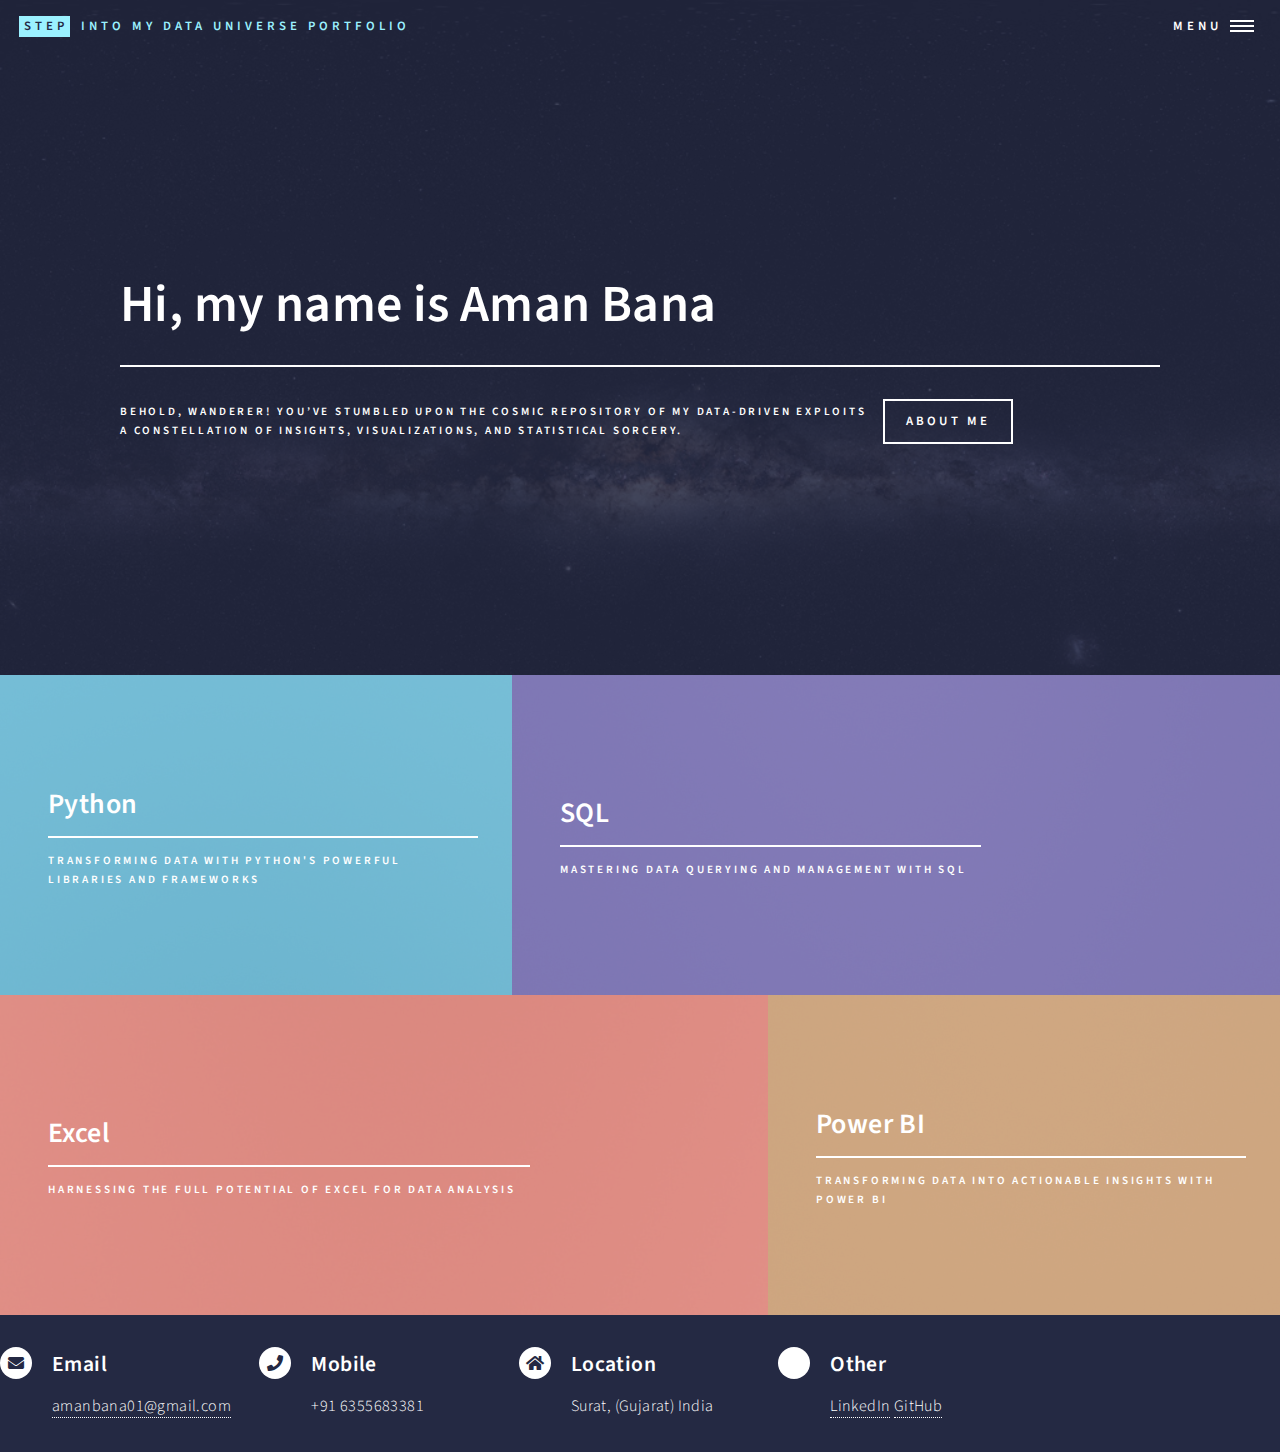
<file: index.html>
<html>
	<head>
	<title>Step into my Data Universe Portfolio</title>
	<meta charset="utf-8">
	<meta name="viewport" content="width=device-width, initial-scale=1, user-scalable=no">
	<link rel="stylesheet" href="assets/css/main.css">
	<noscript><link rel="stylesheet" href="assets/css/noscript.css" /></noscript>
</head>
<body class="is-preload">

	<!-- Wrapper -->
		<div id="wrapper">

			<!-- Header -->
				<header id="header" class="alt">
					<a href="index.html" class="logo"><strong>Step</strong> <span>into my Data Universe Portfolio</span></a>
					<nav>
						<a href="#menu">Menu</a>
					</nav>
				</header>

			<!-- Menu -->
				

			<!-- Banner -->
				<section id="banner" class="major">
					<div class="inner">
						<header class="major">
							<h1>Hi, my name is Aman Bana</h1>
						</header>
						<div class="content">
							<p>Behold, wanderer! You’ve stumbled upon the cosmic repository of my data-driven exploits<br>a constellation of insights, visualizations, and statistical sorcery.</p>
							<ul class="actions">
								<li><a href="about.html" class="button">About Me</a></li>
							</ul>
						</div>
					</div>
				</section>

			<!-- Main -->
				<div id="main">

					<!-- One -->
						<section id="one" class="tiles">
							<article style="background-image: url(&quot;images/pic01.jpg&quot;);">
								<span class="image" style="display: none;">
									<img src="images/pic01.jpg" alt="">
								</span>
								<header class="major">
									<h3><a href="python.html" class="link">Python</a></h3>
									<p>Transforming data with Python's powerful libraries and frameworks</p>
								</header>
							<a href="python.html" class="link primary"></a></article>
							<article style="background-image: url(&quot;images/pic02.jpg&quot;);">
								<span class="image" style="display: none;">
									<img src="images/pic02.jpg" alt="">
								</span>
								<header class="major">
									<h3><a href="sql.html" class="link">SQL</a></h3>
									<p>Mastering data querying and management with SQL</p>
								</header>
							<a href="sql.html" class="link primary"></a></article>
							<article style="background-image: url(&quot;images/pic04.jpg&quot;);">
								<span class="image" style="display: none;">
									<img src="images/pic04.jpg" alt="">
								</span>
								<header class="major">
									<h3><a href="excel.html" class="link">Excel</a></h3>
									<p>Harnessing the full potential of Excel for data analysis</p>
								</header>
							<a href="excel.html" class="link primary"></a></article>
							<article style="background-image: url(&quot;images/pic05.jpg&quot;);">
								<span class="image" style="display: none;">
									<img src="images/pic05.jpg" alt="">
								</span>
								<header class="major">
									<h3><a href="powerbi.html" class="link">Power BI</a></h3>
									<p>Transforming data into actionable insights with Power BI</p>
								</header>
							<a href="powerbi.html" class="link primary"></a></article>
						</section>

					<!-- Two -->
						<!--<section id="two">
							<div class="inner">
								<header class="major">
									<h2>Massa libero</h2>
								</header>
								<p>Nullam et orci eu lorem consequat tincidunt vivamus et sagittis libero. Mauris aliquet magna magna sed nunc rhoncus pharetra. Pellentesque condimentum sem. In efficitur ligula tate urna. Maecenas laoreet massa vel lacinia pellentesque lorem ipsum dolor. Nullam et orci eu lorem consequat tincidunt. Vivamus et sagittis libero. Mauris aliquet magna magna sed nunc rhoncus amet pharetra et feugiat tempus.</p>
								<ul class="actions">
									<li><a href="landing.html" class="button next">Get Started</a></li>
								</ul>
							</div>
						</section>-->

				</div>

			<!-- Contact -->
				<!--<section id="contact">
					<div class="inner">
						<section>
							<form method="post" action="form-handler.php">
								<div class="fields">
									<div class="field half">
										<label for="name">Name</label>
										<input type="text" name="name" id="name" />
									</div>
									<div class="field half">
										<label for="email">Email</label>
										<input type="text" name="email" id="email" />
									</div>
									<div class="field">
										<label for="message">Message</label>
										<textarea name="message" id="message" rows="6"></textarea>
									</div>
								</div>
								<ul class="actions">
									<li><input type="submit" value="Send Message" class="primary" /></li>
									<li><input type="reset" value="Clear" /></li>
								</ul>
							</form>
						</section>-->
						
					</div>
				
				<p></p>
				<footer id="footer">
				<section class="split">
					<section style="display: inline-block; width: 20%;">
						<div class="contact-method">
							<span class="icon solid alt fa-envelope"></span>
							<h3>Email</h3>
							<a href="mailto:parristianna@yahoo.com">amanbana01@gmail.com</a>
						</div>
					</section>
					<section style="display: inline-block; width: 20%;">
						<div class="contact-method">
							<span class="icon solid alt fa-phone"></span>
							<h3>Mobile</h3>
							<span>+91 6355683381</span>
						</div>
					</section>
					<section style="display: inline-block; width: 20%;">
						<div class="contact-method">
							<span class="icon solid alt fa-home"></span>
							<h3>Location</h3>
							<span>Surat, (Gujarat) India<br></span>
						</div>
					</section>
					<section style="display: inline-block; width: 20%;">
						<div class="contact-method">
							<span class="icon solid alt fa-github"></span>
							<h3>Other</h3>
							<span><a href="https://www.linkedin.com/in/aman-bana-204a4a136/">LinkedIn</a> <a href="https://github.com/AmanBana">GitHub</a><br></span>

							</div></section>
							
						
					</section>
				</footer>
					

					
					
				

			<!-- Footer -->
				<!--<footer id="footer">
					<div class="inner">
						<ul class="icons">-->
							<!--<li><a href="#" class="icon brands alt fa-twitter"><span class="label">Twitter</span></a></li>
							<li><a href="#" class="icon brands alt fa-facebook-f"><span class="label">Facebook</span></a></li>
							<li><a href="#" class="icon brands alt fa-instagram"><span class="label">Instagram</span></a></li>-->
							<!--<li><a href="#" class="icon brands alt fa-github"><span class="label">GitHub</span></a></li>
							<li><a href="#" class="icon brands alt fa-linkedin-in"><span class="label">LinkedIn</span></a></li>
						</ul>
						<ul class="copyright">
							<li>&copy; Untitled</li><li>Design: <a href="https://html5up.net">HTML5 UP</a></li>
						</ul>
					</div>
				</footer>-->

		

	<!-- Scripts -->
		<script src="assets/js/jquery.min.js"></script>
		<script src="assets/js/jquery.scrolly.min.js"></script>
		<script src="assets/js/jquery.scrollex.min.js"></script>
		<script src="assets/js/browser.min.js"></script>
		<script src="assets/js/breakpoints.min.js"></script>
		<script src="assets/js/util.js"></script>
		<script src="assets/js/main.js"></script><nav id="menu"><div class="inner">
					<ul class="links">
						<li><a href="index.html">Home</a></li>
						<li><a href="about.html">About</a></li>
						<li><a href="#footer">Contact</a></li>
						 <div class="dropup">
							<button class="dropbtn">Personal Projects</button>
							  <div class="dropup-content">
									<a href="python.html">Python</a>
									<a href="sql.html">SQL</a>
									<a href="excel.html">Excel</a>
									<a href="powerbi.html">Power BI</a>
							</div>
						 </div>	
					</ul>	 						
				</div><a class="close" href="#menu">Close</a></nav>



</body></html>
</file>
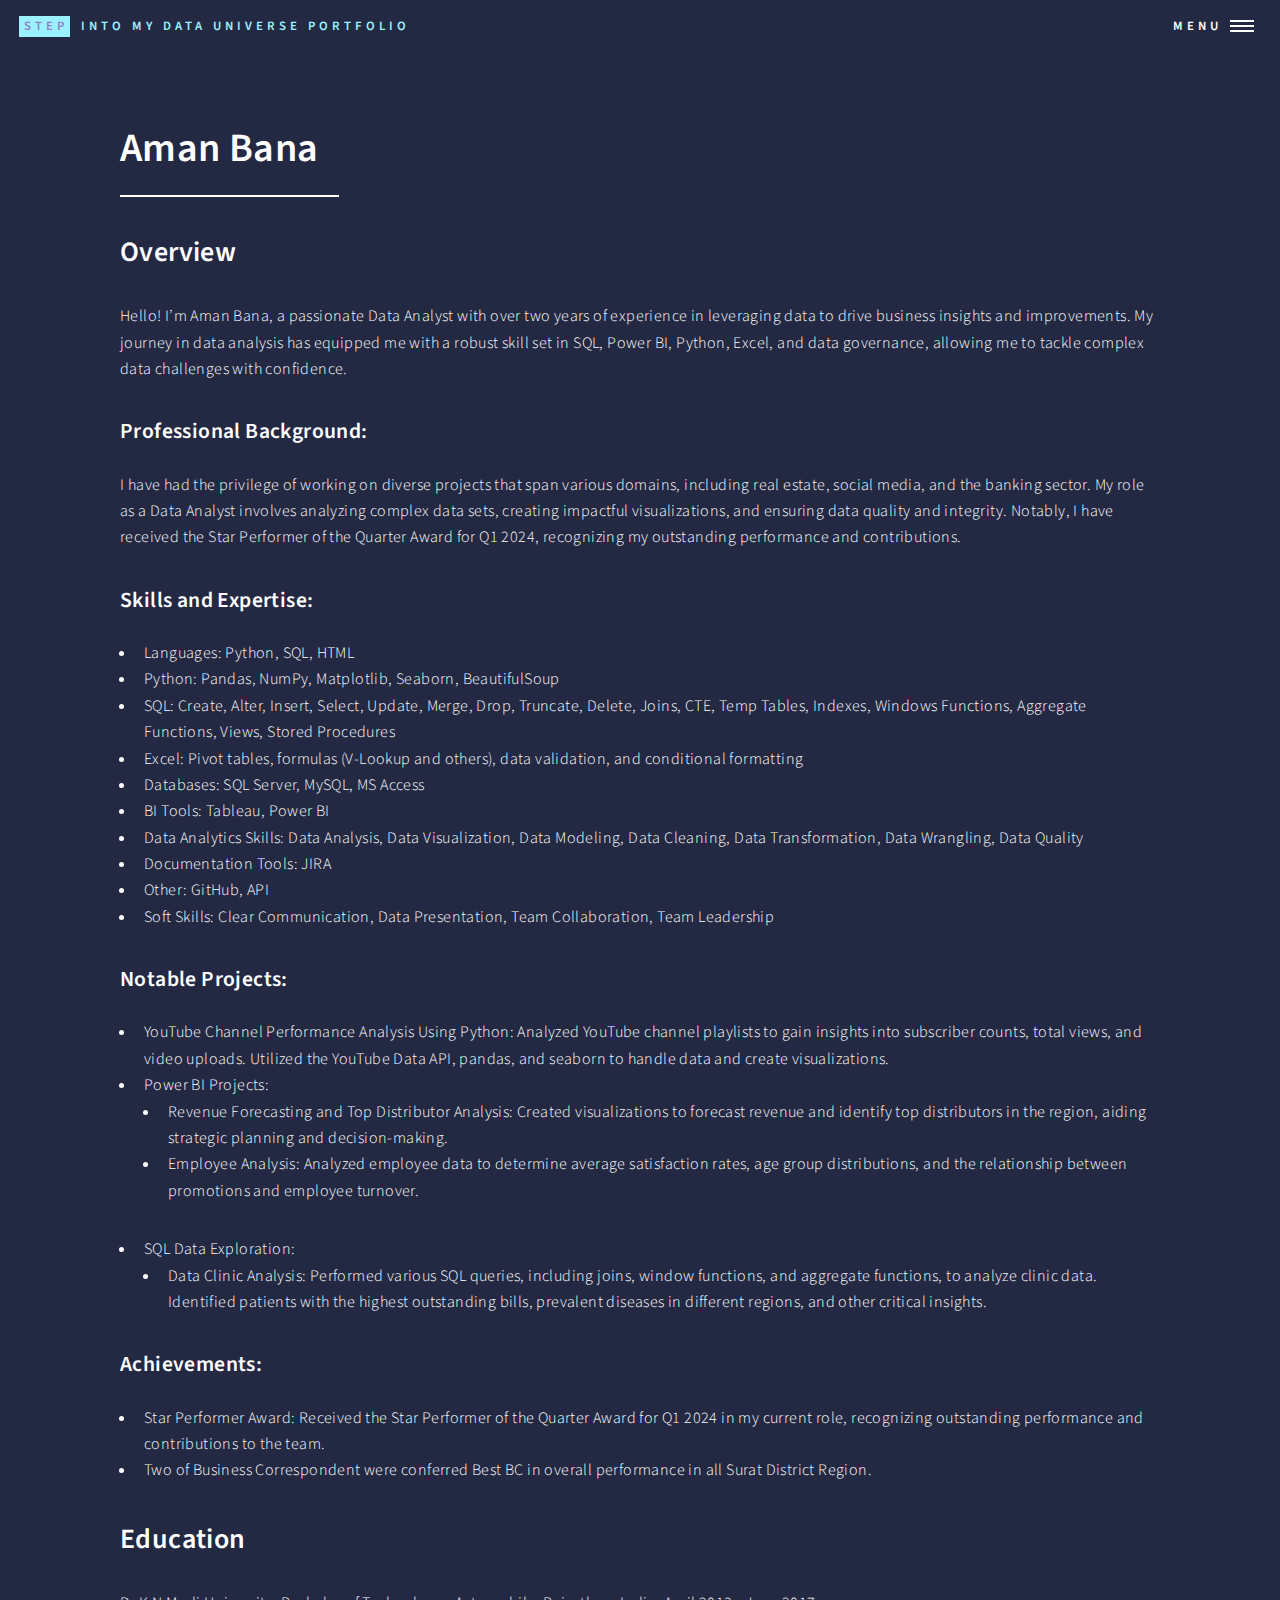
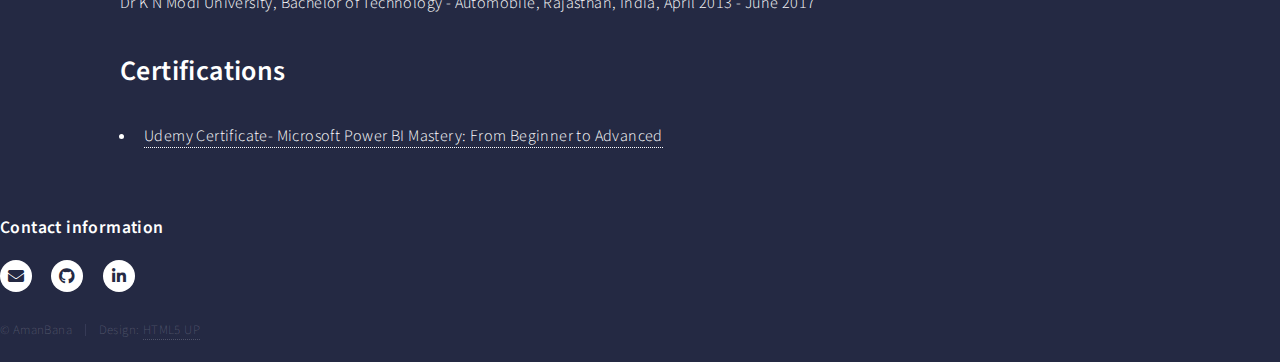
<file: about.html>
<html><head>
		<title>About - Aman Bana</title>
		<meta charset="utf-8">
		<meta name="viewport" content="width=device-width, initial-scale=1, user-scalable=no">
		<link rel="stylesheet" href="assets/css/main.css">
		<noscript><link rel="stylesheet" href="assets/css/noscript.css" /></noscript>
	</head>
	<body class="">

		<!-- Wrapper -->
			<div id="wrapper">

				<!-- Header -->
				<!-- Note: The "styleN" class below should match that of the banner element. -->
					<header id="header" class="alt style2">
						<a href="index.html" class="logo"><strong>Step</strong> <span>into my Data Universe Portfolio</span></a>
						<nav>
							<a href="#menu">Menu</a>
						</nav>
					</header>

				<!-- Menu -->
				


				<!-- Banner -->
				<!-- Note: The "styleN" class below should match that of the header element. -->
					<!--<section id="banner" class="style2">
						<div class="inner">
							<span class="image">
								<img src="images/pic07.jpg" alt="" />
							</span>
							<header class="major">
								<h1>Tianna Parris</h1>
							</header>
							<div class="content">
								<p>.htfh</p>
							</div>
						</div>
					</section>-->

				
					<section id="one">
						<div class="inner">
							<header class="major">
								<h1>Aman Bana</h1>
							</header>
					
							<header>
								<h2>Overview</h2>
								<p>Hello! I’m Aman Bana, a passionate Data Analyst with over two years of experience in leveraging data to drive business insights and improvements. My journey in data analysis has equipped me with a robust skill set in SQL, Power BI, Python, Excel, and data governance, allowing me to tackle complex data challenges with confidence.</p>
								
								<h3><b>Professional Background:</b></h3>
								<p>I have had the privilege of working on diverse projects that span various domains, including real estate, social media, and the banking sector. My role as a Data Analyst involves analyzing complex data sets, creating impactful visualizations, and ensuring data quality and integrity. Notably, I have received the Star Performer of the Quarter Award for Q1 2024, recognizing my outstanding performance and contributions.</p>
								
								<h3><b>Skills and Expertise:</b></h3>
								<ul>
									<li>Languages: Python, SQL, HTML</li>
									<li>Python: Pandas, NumPy, Matplotlib, Seaborn, BeautifulSoup</li>
									<li>SQL: Create, Alter, Insert, Select, Update, Merge, Drop, Truncate, Delete, Joins, CTE, Temp Tables, Indexes, Windows Functions, Aggregate Functions, Views, Stored Procedures</li>
									<li>Excel: Pivot tables, formulas (V-Lookup and others), data validation, and conditional formatting</li>
									<li>Databases: SQL Server, MySQL, MS Access</li>
									<li>BI Tools: Tableau, Power BI</li>
									<li>Data Analytics Skills: Data Analysis, Data Visualization, Data Modeling, Data Cleaning, Data Transformation, Data Wrangling, Data Quality</li>
									<li>Documentation Tools: JIRA</li>
									<li>Other: GitHub, API</li>
									<li>Soft Skills: Clear Communication, Data Presentation, Team Collaboration, Team Leadership</li>
								</ul>
								
								<h3><b>Notable Projects:</b></h3>
								<ul>
									<li>YouTube Channel Performance Analysis Using Python: Analyzed YouTube channel playlists to gain insights into subscriber counts, total views, and video uploads. Utilized the YouTube Data API, pandas, and seaborn to handle data and create visualizations.</li>
									<li>Power BI Projects:
										<ul>
											<li>Revenue Forecasting and Top Distributor Analysis: Created visualizations to forecast revenue and identify top distributors in the region, aiding strategic planning and decision-making.</li>
											<li>Employee Analysis: Analyzed employee data to determine average satisfaction rates, age group distributions, and the relationship between promotions and employee turnover.</li>
										</ul>
									</li>
									<li>SQL Data Exploration:
										<ul>
											<li>Data Clinic Analysis: Performed various SQL queries, including joins, window functions, and aggregate functions, to analyze clinic data. Identified patients with the highest outstanding bills, prevalent diseases in different regions, and other critical insights.</li>
										</ul>
									</li>
								</ul>
								
								<h3><b>Achievements:</b></h3>
								<ul>
									<li>Star Performer Award: Received the Star Performer of the Quarter Award for Q1 2024 in my current role, recognizing outstanding performance and contributions to the team.</li>
									<li>Two of Business Correspondent were conferred Best BC in overall performance in all Surat District Region.</li>
								</ul>
							</header>
					
							<header>
								<h2>Education</h2>
								<p>Dr K N Modi University, Bachelor of Technology - Automobile, Rajasthan, India, April 2013 - June 2017</p>
							</header>
					
							<header>
								<h2>Certifications</h2>
							</header>
							<ul>
								<li><a href="https://www.udemy.com/certificate/UC-883638a0-ff91-49cc-b0a5-e505ec47b0a6/" target="_blank"> Udemy Certificate- Microsoft Power BI Mastery: From Beginner to Advanced</a></li>
							</ul>
						</div>
					</section>
				<!-- One --
				<section id="one">
					<div class="inner">
						<header class="major">
							<h1>Aman Bana</h1>
						</header>

						<header>
							<h2>Overview</h2>
							<p>As a dynamic and skilled Data Analyst with over two years of experience, I have developed a strong foundation in SQL, Power BI, and data governance. My career is characterized by a dedication to extracting actionable insights from complex data sets to drive business improvements.</p>
							
							<h3><b>Key Skills and Proficiencies:</b></h3>
							<ul>
								<li>Data Analysis and Exploration: Expertise in analyzing complex data sets to uncover trends and insights. Proficient in SQL for database querying and management.</li>
								<li>Data Visualization: Skilled in creating impactful visualizations using Power BI and seaborn, facilitating data-driven decision-making.</li>
								<li>Statistical Analysis: Strong background in applying statistical methods to ensure accurate data interpretation.</li>
								<li>Data Governance: Experienced in maintaining data quality and integrity, ensuring reliable and actionable data.</li>
								<li>Banking Domain Knowledge: In-depth understanding of banking operations and data analysis to support financial decision-making.</li>
							</ul>
							
							<h3><b>Professional Experience:</b></h3>
							<ul>
								<li>Property QA Scorecards Analysis: Utilized SQL to analyze Property QA Scorecards, applying statistical analysis to identify trends and enhance property standards, leading to improved tenant satisfaction.</li>
								<li>Power BI Dashboard Development: Developed comprehensive Power BI dashboards to track key metrics, resulting in better decision-making and increased tenant satisfaction and occupancy rates.</li>
								<li>Banking Sector Achievements: Achieved significant milestones in the banking sector through data analysis and strategic insights.</li>
							</ul>
							
							<h3><b>Notable Projects:</b></h3>
							<ul>
								<li>YouTube Channel Performance Analysis Using Python: Analyzed YouTube channel playlists to gain insights into subscriber counts, total views, and video uploads. Utilized the YouTube Data API, pandas, and seaborn to handle data and create visualizations. Addressed API limitations and ensured accurate data handling.</li>
							</ul>
							
							<h3><b>Power BI Projects:</b></h3>
							<ul>
								<li>Revenue Forecasting and Top Distributor Analysis: Created visualizations to forecast revenue and identify top distributors in the region, aiding strategic planning and decision-making.</li>
								<li>Employee Analysis: Analyzed employee data to determine average satisfaction rates, age group distributions, and the relationship between promotions and employee turnover. These insights helped in improving HR policies and employee retention strategies.</li>
							</ul>
							
							<h3><b>SQL Data Exploration:</b></h3>
							<ul>
								<li>Data Clinic Analysis: Performed various SQL queries, including joins, window functions, and aggregate functions, to analyze clinic data. Identified patients with the highest outstanding bills, prevalent diseases in different regions, and other critical insights.</li>
							</ul>
							
							<h3><b>Achievements:</b></h3>
							<ul>
								<li>Star Performer Award: Received the Star Performer of the Quarter Award for Q1 2024 in my current role, recognizing outstanding performance and contributions to the team.</li>
								<li>Two of Business Correspondent were conferred Best BC in overall performance in all Surat District Region.</li>
							</ul>
						</header>

						<header>
							<h2>Skills</h2>
						</header>
								<ul>
									<li><b>Languages:</b> Python, SQL, HTML</li>
										<ul>
											<li>Python: Pandas, NumPy, Matplotlib, Seaborn, BeautifulSoup. </li>
											
											<li>SQL: Create, Alter, Insert, Select, Update, Merge, Drop, Truncate, Delete, Joins, CTE, Temp Tables, Indexes, Windows Functions, Aggregate Functions, Views, Stored Procedures.</li>

										</ul>
									
									<li><b>Excel: </b>Pivot tables, formulas (V-Lookup and others), data validation, and conditional formatting.</li>
									<li><b>Databases:</b> SQL Server, MySQL, MS Access </li>
									<li><b>BI Tools: </b>Tableau, Power BI </li>
									<li><b>Data Skills:</b> Data Analysis, Data Cleaning, Data Modelling, Data Wrangling, Data Visulization</li>
									<li><b>Soft Skills:</b> Clear Communication, Team Collaboration, Team Leadership, Data Stroytelling, Data Presentation. </li>
									<li><b>Documentation Tools: </b>JIRA </li>
									<li><b>Other: </b>GitHub, API  </li>
								</ul>

							<p></p>
						
						 
							--
						<header>
							<h2>Education</h2>
							<p>Dr K N Modi University, Bachelor of Techonology-Automobile, Rajasthan India, April 2013 - June 2017</p>
						</header>

						<header>
							<h2>Certifications</h2>
						</header>
						<ul>
						<li><a href="https://www.udemy.com/certificate/UC-883638a0-ff91-49cc-b0a5-e505ec47b0a6/" target="_blank"> Udemy Certificate- Microsoft Power BI Mastery: From Beginner to Advanced</a></li>
						<!--<li> THIS SECTION HAS BEEN COMMENTED OUT IN CASE YOU EARNED CERTIFICATE UPDATE IT.
							<li><a href="https://www.coursera.org/account/accomplishments/specialization/SMFX4PNXBAAQ" target="_blank">Python for Data Science</a></li>
						<li><a href="https://www.coursera.org/account/accomplishments/verify/62LME4DV8CUV" target="_blank">Tableau</a></li>
						<li><a href="https://www.coursera.org/account/accomplishments/verify/73NB54D43HRJ" target="_blank">Project Management</a></li>
						<!--<li> <a href = "" target="_blank"> </a></li>-->
						</ul>
						<!-- Content -->
								
					</div>





				</section></div>

				
				<section class="split">
					<section>
						<h4>Contact information</h4>															
					</section>
				</section>
			
		

	<!-- Footer -->
		<footer id="footer">
			<div class="inner">
				<ul class="icons">
					<li><a href="mailto:amanbana01@gmail.com" target="_blank" class="icon solid alt fa-envelope"><span class="label">Twitter</span></a></li>
					<li><a href="https://github.com/AmanBana" target="_blank" class="icon brands alt fa-github"><span class="label">GitHub</span></a></li>
					<li><a href="https://www.linkedin.com/in/aman-bana-204a4a136/" target="_blank" class="icon brands alt fa-linkedin-in"><span class="label">LinkedIn</span></a></li>
				</ul>
				<ul class="copyright">
					<li>© AmanBana</li><li>Design: <a href="https://html5up.net">HTML5 UP</a></li>
				</ul>
			</div>
		</footer>

			

		<!-- Scripts -->
			<script src="assets/js/jquery.min.js"></script>
			<script src="assets/js/jquery.scrolly.min.js"></script>
			<script src="assets/js/jquery.scrollex.min.js"></script>
			<script src="assets/js/browser.min.js"></script>
			<script src="assets/js/breakpoints.min.js"></script>
			<script src="assets/js/util.js"></script>
			<script src="assets/js/main.js"></script><nav id="menu"><div class="inner">
					<ul class="links">
						<li><a href="index.html">Home</a></li>
						<li><a href="about.html">About</a></li>
						<li><a href="#footer">Contact</a></li>
						 <div class="dropup">
							<button class="dropbtn">Portfolio Projects</button>
							  <div class="dropup-content">
									<a href="python.html">Python</a>
									<a href="sql.html">SQL</a>
									<a href="excel.html">Excel</a>
									<a href="powerbi.html">Power BI</a>
							</div>
						 </div>							
				</ul></div><a class="close" href="#menu">Close</a></nav>

	

</body></html>
</file>
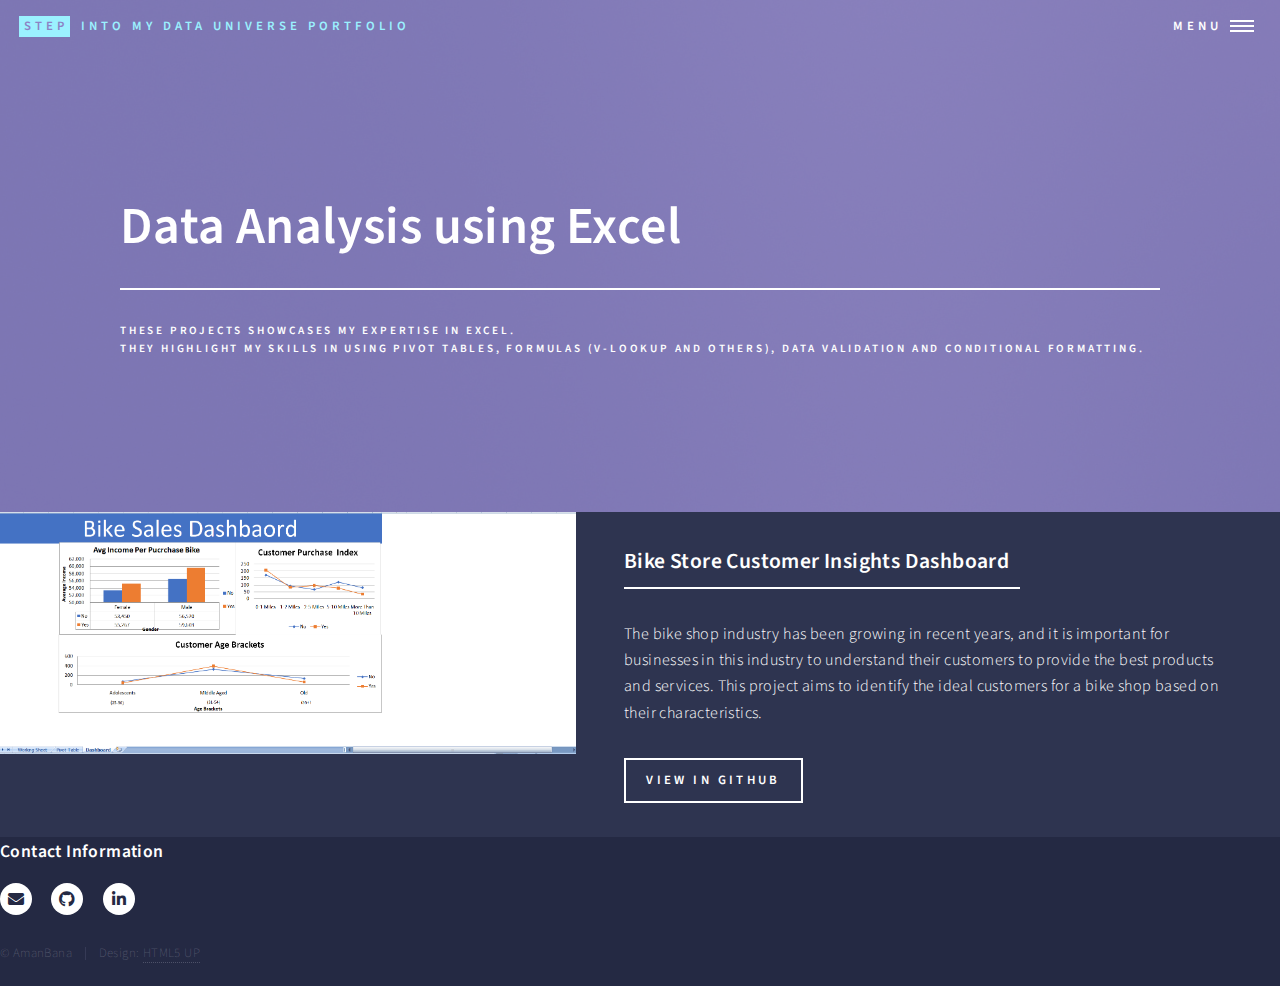
<file: excel.html>
<html><head>
		<title>Excel - Data Analysis</title>
		<meta charset="utf-8">
		<meta name="viewport" content="width=device-width, initial-scale=1, user-scalable=no">
		<link rel="stylesheet" href="assets/css/main.css">
		<noscript><link rel="stylesheet" href="assets/css/noscript.css" /></noscript>
	</head>
	<body class="">

		<!-- Wrapper -->
		<div id="wrapper">

			<!-- Header -->
			<!-- Note: The "styleN" class below should match that of the banner element. -->
				<header id="header" class="alt style2">
					<a href="index.html" class="logo"><strong>Step</strong> <span>into my Data Universe Portfolio</span></a>
					<nav>
						<a href="#menu">Menu</a>
					</nav>
				</header>

				<!-- Menu -->
				

				<!-- Banner -->
				<!-- Note: The "styleN" class below should match that of the header element. -->
					<section id="banner" class="style2" style="background-image: url(&quot;images/pic07.jpg&quot;);">
						<div class="inner">
							<span class="image" style="display: none;">
								<img src="images/pic07.jpg" alt="">
							</span>
							<header class="major">
								<h1>Data Analysis using Excel</h1>
							</header>
							<div class="content">
								<p>
									THESE PROJECTS SHOWCASES MY EXPERTISE IN EXCEl.<br> tHEY HIGHLIGHT MY SKILLS IN using pivot tables, formulas (v-lookup and 
									 others), data validation and conditional formatting.</p>
							</div>
						</div>
					</section>

				<!-- Main -->
					<div id="main">

						<!-- One -->
							<!--<section id="one">
								<div class="inner">
									<header class="major">
										<h2>Sed amet aliquam</h2>
									</header>
									<p>Nullam et orci eu lorem consequat tincidunt vivamus et sagittis magna sed nunc rhoncus condimentum sem. In efficitur ligula tate urna. Maecenas massa vel lacinia pellentesque lorem ipsum dolor. Nullam et orci eu lorem consequat tincidunt. Vivamus et sagittis libero. Nullam et orci eu lorem consequat tincidunt vivamus et sagittis magna sed nunc rhoncus condimentum sem. In efficitur ligula tate urna.</p>
								</div>
							</section> -->

						<!-- Two -->
							<section id="two" class="spotlights">
								<section>
									<a href="https://github.com/AmanBana/Bikes-Sales-Report/blob/main/README.md" class="image">
										<img src="images/Excel_bike_dashboard.png" alt="" data-position="center center">
									</a>
									<div class="content">
										<div class="inner">
											<header class="major">
												<h3>Bike Store Customer Insights Dashboard</h3>
											</header>
											<p>The bike shop industry has been growing in recent years, and it is important for businesses in this industry to understand their customers to provide the best products and services. This project aims to identify the ideal customers for a bike shop based on their characteristics.</p>
											<ul class="actions">
												<li><a href="https://github.com/AmanBana/Bikes-Sales-Report/blob/main/README.md" class="button">View in GitHub</a></li>
											</ul>
										</div>
									</div>
								</section>
								<!--<section>
									<a href="chocolate.html" class="image">
										<img src="images/pic09.jpg" alt="" data-position="top center" />
									</a>
									<div class="content">
										<div class="inner">
											<header class="major">
												<h3>Chocolate Store Sales Analysis</h3>
											</header>
											<p>Nullam et orci eu lorem consequat tincidunt vivamus et sagittis magna sed nunc rhoncus condimentum sem. In efficitur ligula tate urna. Maecenas massa sed magna lacinia magna pellentesque lorem ipsum dolor. Nullam et orci eu lorem consequat tincidunt. Vivamus et sagittis tempus.</p>
											<ul class="actions">
												<li><a href="chocolate.html" class="button">View Project</a></li>
											</ul>
										</div>
									</div>
								</section>-->
								<!--<section>
									<a href="generic.html" class="image">
										<img src="images/pic10.jpg" alt="" data-position="25% 25%" />
									</a>
									<div class="content">
										<div class="inner">
											<header class="major">
												<h3>Sed nunc ligula</h3>
											</header>
											<p>Nullam et orci eu lorem consequat tincidunt vivamus et sagittis magna sed nunc rhoncus condimentum sem. In efficitur ligula tate urna. Maecenas massa sed magna lacinia magna pellentesque lorem ipsum dolor. Nullam et orci eu lorem consequat tincidunt. Vivamus et sagittis tempus.</p>
											<ul class="actions">
												<li><a href="generic.html" class="button">Learn more</a></li>
											</ul>
										</div>
									</div>
								</section>
							</section>-->

						<!-- Three -->
							<!--<section id="three">
								<div class="inner">
									<header class="major">
										<h2>Massa libero</h2>
									</header>
									<p>Nullam et orci eu lorem consequat tincidunt vivamus et sagittis libero. Mauris aliquet magna magna sed nunc rhoncus pharetra. Pellentesque condimentum sem. In efficitur ligula tate urna. Maecenas laoreet massa vel lacinia pellentesque lorem ipsum dolor. Nullam et orci eu lorem consequat tincidunt. Vivamus et sagittis libero. Mauris aliquet magna magna sed nunc rhoncus amet pharetra et feugiat tempus.</p>
									<ul class="actions">
										<li><a href="generic.html" class="button next">Get Started</a></li>
									</ul>
								</div>
							</section>-->

					</section></div>

				</div>

				
				<section class="split">
					<section>
						<h4>Contact Information</h4>															
					</section>
				</section>
			
		

	<!-- Footer -->
	<footer id="footer">
		<div class="inner">
			<ul class="icons">
				<li><a href="mailto:amanbana01@gmail.com" target="_blank" class="icon solid alt fa-envelope"><span class="label">Twitter</span></a></li>
				<li><a href="https://github.com/AmanBana" target="_blank" class="icon brands alt fa-github"><span class="label">GitHub</span></a></li>
				<li><a href="https://www.linkedin.com/in/aman-bana-204a4a136//" target="_blank" class="icon brands alt fa-linkedin-in"><span class="label">LinkedIn</span></a></li>
			</ul>
			<ul class="copyright">
				<li>© AmanBana</li><li>Design: <a href="https://html5up.net">HTML5 UP</a></li>
			</ul>
		</div>
	</footer>

	

<!-- Scripts -->
	<script src="assets/js/jquery.min.js"></script>
	<script src="assets/js/jquery.scrolly.min.js"></script>
	<script src="assets/js/jquery.scrollex.min.js"></script>
	<script src="assets/js/browser.min.js"></script>
	<script src="assets/js/breakpoints.min.js"></script>
	<script src="assets/js/util.js"></script>
	<script src="assets/js/main.js"></script><nav id="menu"><div class="inner">
			<ul class="links">
				<li><a href="index.html">Home</a></li>
				<li><a href="about.html">About</a></li>
				<li><a href="#footer">Contact</a></li>
				 <div class="dropup">
					<button class="dropbtn">Personal Projects</button>
					  <div class="dropup-content">
							<a href="python.html">Python</a>
							<a href="sql.html">SQL</a>
							<a href="excel.html">Excel</a>
							<a href="powerbi.html">Power BI</a>
					</div>
				 </div>							
		</ul></div><a class="close" href="#menu">Close</a></nav>



</body></html>
</file>
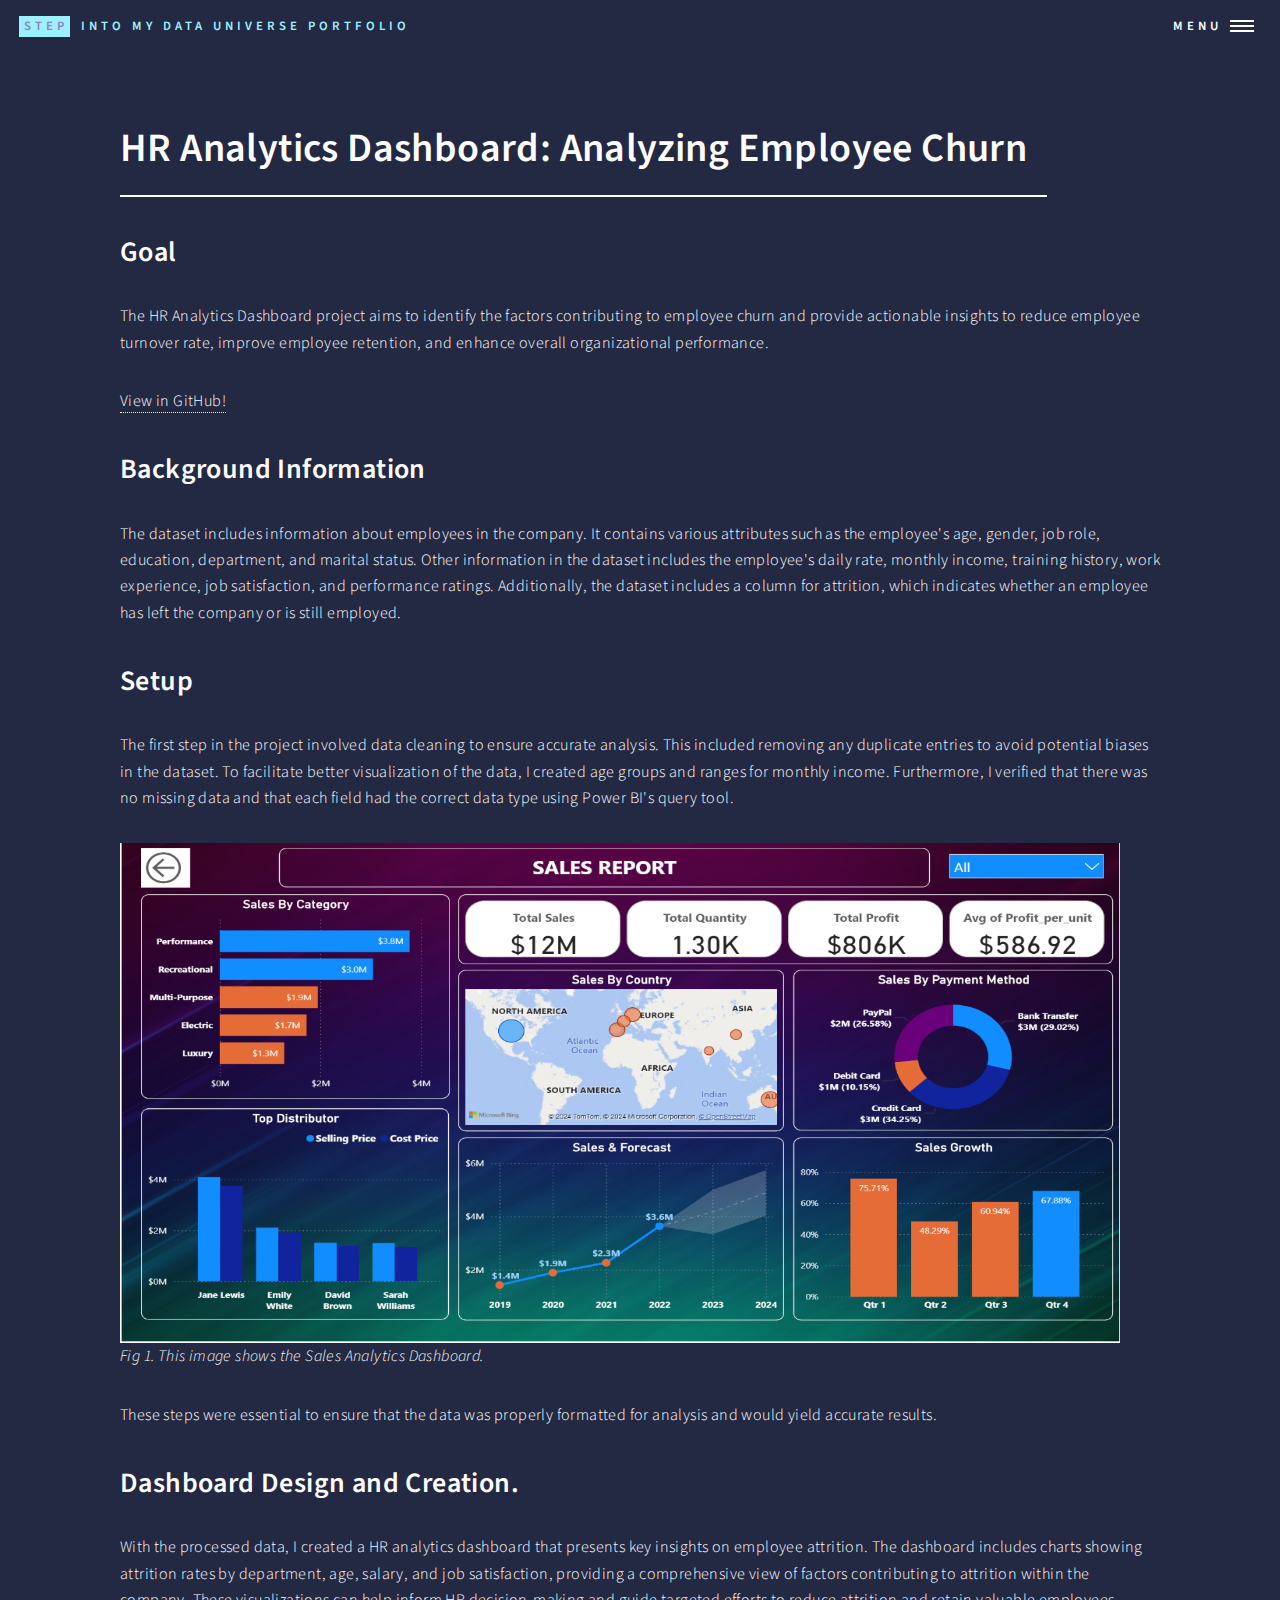
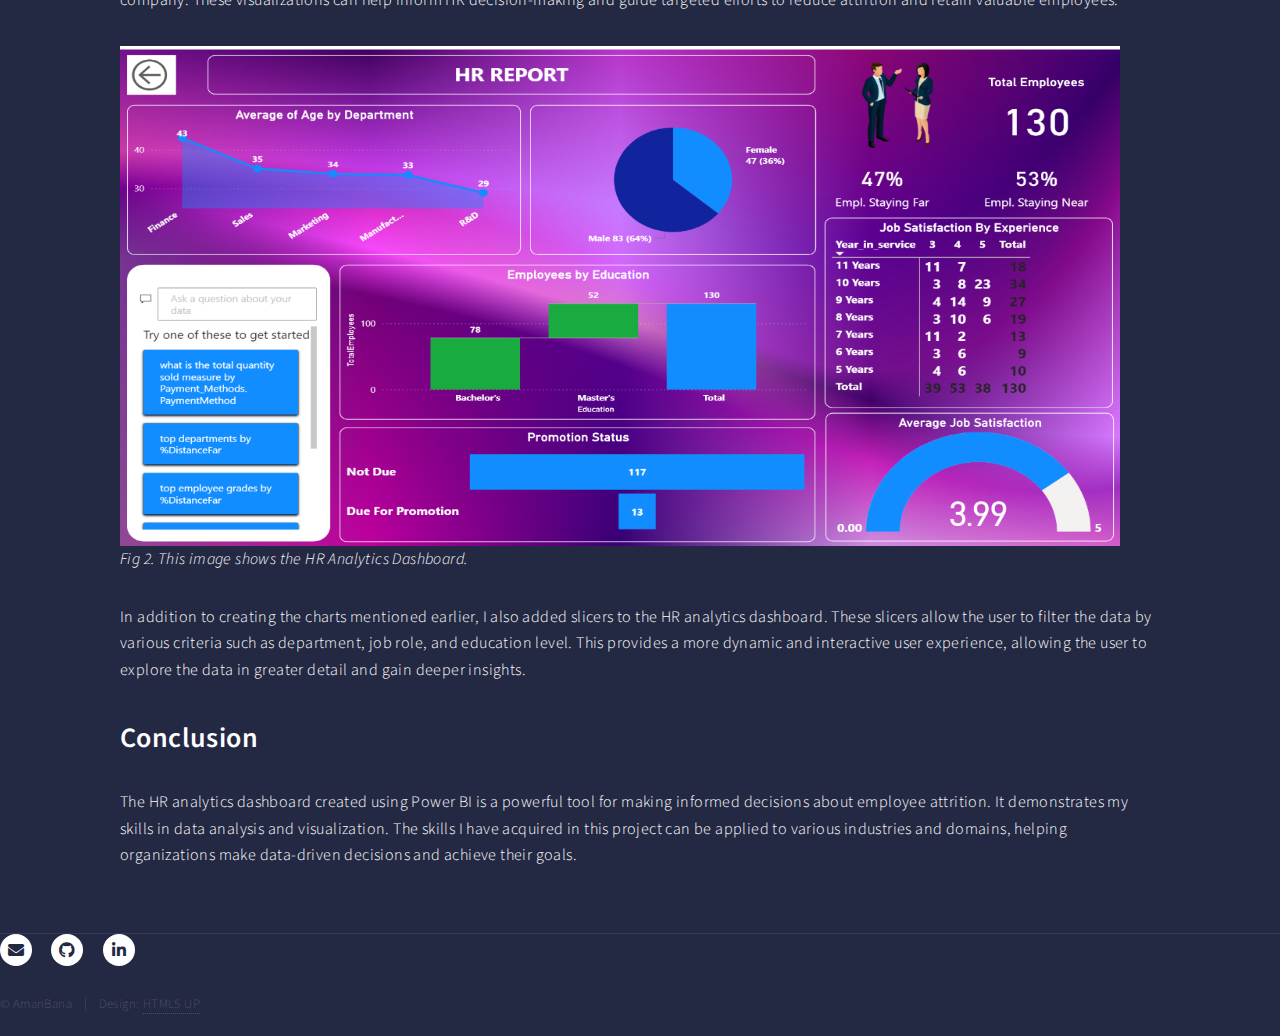
<file: powerbi.html>
<html><head>
		<title>HR Analytics - Power BI Dashboard</title>
		<meta charset="utf-8">
		<meta name="viewport" content="width=device-width, initial-scale=1, user-scalable=no">
		<link rel="stylesheet" href="assets/css/main.css">
		<noscript><link rel="stylesheet" href="assets/css/noscript.css" /></noscript>
	</head>
	<body class="">

		<!-- Wrapper -->
		<div id="wrapper">

			<!-- Header -->
			<!-- Note: The "styleN" class below should match that of the banner element. -->
				<header id="header" class="alt style2">
					<a href="index.html" class="logo"><strong>Step</strong> <span>into my Data Universe Portfolio</span></a>
					<nav>
						<a href="#menu">Menu</a>
					</nav>
				</header>

				<!-- Menu -->
				


				<!-- Main -->
					<div id="main" class="alt">
						

						<!-- One -->
							<section id="one">
								<div class="inner">
									<header class="major">
										<h1>HR Analytics Dashboard: Analyzing Employee Churn</h1>
									</header>
									<!--<span class="image main"><img src="images/pic11.jpg" alt="" /></span> -->
									<h2>Goal</h2>
									<p>The HR Analytics Dashboard project aims to identify the factors contributing to employee churn and provide actionable insights to reduce employee turnover rate, improve employee retention, and enhance overall organizational performance.</p>
									<a href="https://github.com/AmanBana/Comprehensive-Sales-and-HR-Analytics-for-Jet-Ski-World--PowerBI/blob/main/JetSKI-%20PowetBI%20Project.pdf" target="_blank">View in GitHub!</a>
									<p></p>

									<h2>Background Information</h2>
									<p>The dataset includes information about employees in the company. It contains various attributes such as the employee's age, gender, job role, education, department, and marital status. Other information in the dataset includes the employee's daily rate, monthly income, training history, work experience, job satisfaction, and performance ratings. Additionally, the dataset includes a column for attrition, which indicates whether an employee has left the company or is still employed.</p>
									
									<p></p>


									<h2>Setup</h2>
									<p>The first step in the project involved data cleaning to ensure accurate analysis. This included removing any duplicate entries to avoid potential biases in the dataset. To facilitate better visualization of the data, I created age groups and ranges for monthly income. Furthermore, I verified that there was no missing data and that each field had the correct data type using Power BI's query tool.</p>
									<img src="images/sales_dashboard.png" alt="HR Data after transformation" style="width:1000px;height:500px;" data-position="center center">
									<p><i>Fig 1. This image shows the Sales Analytics Dashboard.</i></p>
									<p>These steps were essential to ensure that the data was properly formatted for analysis and would yield accurate results.</p>
									
									<h2>Dashboard Design and Creation.</h2>
									<p>With the processed data, I created a HR analytics dashboard that presents key insights on employee attrition. The dashboard includes charts showing attrition rates by department, age, salary, and job satisfaction, providing a comprehensive view of factors contributing to attrition within the company. These visualizations can help inform HR decision-making and guide targeted efforts to reduce attrition and retain valuable employees.</p>
									
									
									<img src="images/Hr_dashboard.png" alt="HR Analytics Dashboard" style="width:1000px;height:500px;" data-position="center center">
									<p><i>Fig 2. This image shows the HR Analytics Dashboard.</i></p>

									<p>In addition to creating the charts mentioned earlier, I also added slicers to the HR analytics dashboard. These slicers allow the user to filter the data by various criteria such as department, job role, and education level. This provides a more dynamic and interactive user experience, allowing the user to explore the data in greater detail and gain deeper insights.</p>



									<h2>Conclusion</h2>
									<p>The HR analytics dashboard created using Power BI is a powerful tool for making informed decisions about employee attrition. It demonstrates my skills in data analysis and visualization. The skills I have acquired in this project can be applied to various industries and domains, helping organizations make data-driven decisions and achieve their goals.</p>

									
								</div>
							</section>
                        
					</div>

				<!-- Contact -->
					<!--<section id="contact">
						<div class="inner">
							<section>
								<form method="post" action="#">
									<div class="fields">
										<div class="field half">
											<label for="name">Name</label>
											<input type="text" name="name" id="name" />
										</div>
										<div class="field half">
											<label for="email">Email</label>
											<input type="text" name="email" id="email" />
										</div>
										<div class="field">
											<label for="message">Message</label>
											<textarea name="message" id="message" rows="6"></textarea>
										</div>
									</div>
									<ul class="actions">
										<li><input type="submit" value="Send Message" class="primary" /></li>
										<li><input type="reset" value="Clear" /></li>
									</ul>
								</form>
							</section>
							<section class="split">
								<section>
									<div class="contact-method">
										<span class="icon solid alt fa-envelope"></span>
										<h3>Email</h3>
										<a href="#">information@untitled.tld</a>
									</div>
								</section>
								<section>
									<div class="contact-method">
										<span class="icon solid alt fa-phone"></span>
										<h3>Phone</h3>
										<span>(000) 000-0000 x12387</span>
									</div>
								</section>
								<section>
									<div class="contact-method">
										<span class="icon solid alt fa-home"></span>
										<h3>Address</h3>
										<span>1234 Somewhere Road #5432<br />
										Nashville, TN 00000<br />
										United States of America</span>
									</div>
								</section>
							</section>-->
						</div>
					

				<!-- Footer -->
			<footer id="footer">
				<div class="inner">
					<ul class="icons">
						<li><a href="mailto:amanbana01@gmail.com" target="_blank" class="icon solid alt fa-envelope"><span class="label">Twitter</span></a></li>
						<li><a href="https://github.com/AmanBana" target="_blank" class="icon brands alt fa-github"><span class="label">GitHub</span></a></li>
						<li><a href="https://www.linkedin.com/in/aman-bana-204a4a136//" target="_blank" class="icon brands alt fa-linkedin-in"><span class="label">LinkedIn</span></a></li>
					</ul>
					<ul class="copyright">
						<li>© AmanBana</li><li>Design: <a href="https://html5up.net">HTML5 UP</a></li>
					</ul>
				</div>
			</footer>

			

		<!-- Scripts -->
			<script src="assets/js/jquery.min.js"></script>
			<script src="assets/js/jquery.scrolly.min.js"></script>
			<script src="assets/js/jquery.scrollex.min.js"></script>
			<script src="assets/js/browser.min.js"></script>
			<script src="assets/js/breakpoints.min.js"></script>
			<script src="assets/js/util.js"></script>
			<script src="assets/js/main.js"></script><nav id="menu"><div class="inner">
					<ul class="links">
						<li><a href="index.html">Home</a></li>
						<li><a href="about.html">About</a></li>
						<li><a href="#footer">Contact</a></li>
						 <div class="dropup">
							<button class="dropbtn">Personal Projects</button>
							  <div class="dropup-content">
									<a href="python.html">Python</a>
									<a href="sql.html">SQL</a>
									<a href="excel.html">Excel</a>
									<a href="powerbi.html">Power BI</a>
							</div>
						 </div>							
				</ul></div><a class="close" href="#menu">Close</a></nav>

	

</body></html>
</file>
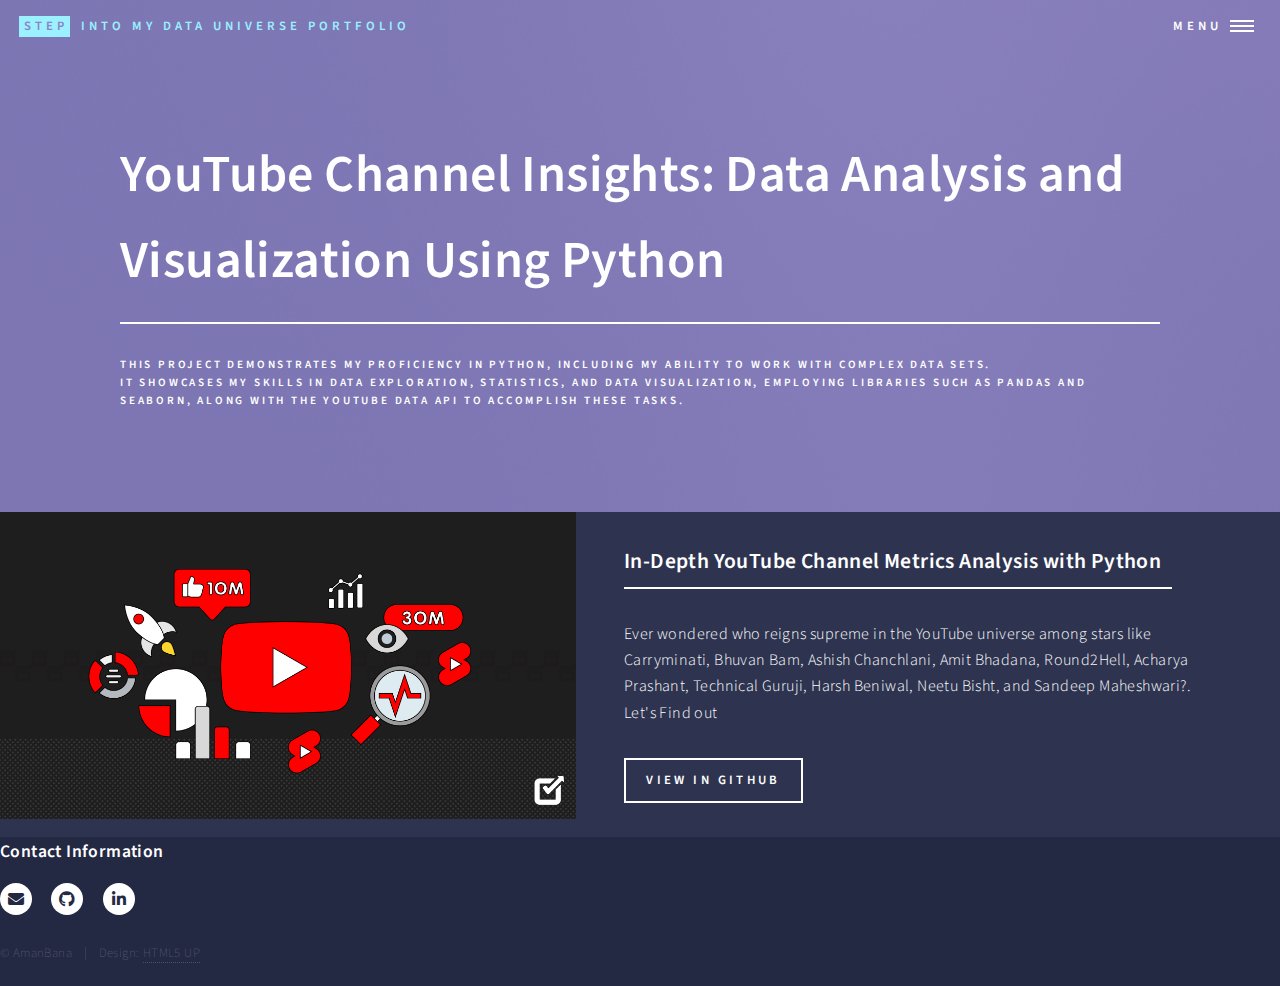
<file: python.html>
<html><head>
		<title>Python - Data Analysis</title>
		<meta charset="utf-8">
		<meta name="viewport" content="width=device-width, initial-scale=1, user-scalable=no">
		<link rel="stylesheet" href="assets/css/main.css">
		<noscript><link rel="stylesheet" href="assets/css/noscript.css" /></noscript>
	</head>
	<body class="">

		<!-- Wrapper -->
			<div id="wrapper">

				<!-- Header -->
				<!-- Note: The "styleN" class below should match that of the banner element. -->
					<header id="header" class="alt style2">
						<a href="index.html" class="logo"><strong>Step</strong> <span>into my Data Universe Portfolio</span></a>
						<nav>
							<a href="#menu">Menu</a>
						</nav>
					</header>

				<!-- Menu -->
				


				<!-- Banner -->
				<!-- Note: The "styleN" class below should match that of the header element. -->
					<section id="banner" class="style2" style="background-image: url(&quot;images/pic07.jpg&quot;);">
						<div class="inner">
							<span class="image" style="display: none;">
								<img src="images/pic07.jpg" alt="">
							</span>
							<header class="major">
								<h1>YouTube Channel Insights: Data Analysis and Visualization Using Python</h1>
							</header>
							<div class="content">
								<p>This project demonstrates my proficiency in Python, including my ability to work with complex data sets. <br> It showcases my skills in data exploration, statistics, and data visualization, employing libraries such as pandas and seaborn, along with the YouTube Data API to accomplish these tasks.</p>
							</div>
						</div>
					</section>

				<!-- Main -->
					<div id="main">

						<!-- One -->
							<!--<section id="one">
								<div class="inner">
									<header class="major">
										<h2>Sed amet aliquam</h2>
									</header>
									<p>Nullam et orci eu lorem consequat tincidunt vivamus et sagittis magna sed nunc rhoncus condimentum sem. In efficitur ligula tate urna. Maecenas massa vel lacinia pellentesque lorem ipsum dolor. Nullam et orci eu lorem consequat tincidunt. Vivamus et sagittis libero. Nullam et orci eu lorem consequat tincidunt vivamus et sagittis magna sed nunc rhoncus condimentum sem. In efficitur ligula tate urna.</p>
								</div>
							</section> -->

						<!-- Two -->
							<section id="two" class="spotlights">
								<section>
									<a href="https://github.com/AmanBana/Youtube_API_Video_analysis" target="_blank" class="image">
										<img src="images/pic12.png" alt="" data-position="center center">
									</a>
									<div class="content">
										<div class="inner">
											<header class="major">
												<h3>In-Depth YouTube Channel Metrics Analysis with Python</h3>
											</header>
											<p>Ever wondered who reigns supreme in the YouTube universe among stars like Carryminati, Bhuvan Bam, Ashish Chanchlani, Amit Bhadana, Round2Hell, Acharya Prashant, Technical Guruji, Harsh Beniwal, Neetu Bisht, and Sandeep Maheshwari?.<br>
												Let's Find out </p>
											<ul class="actions">
												<li><a href="https://github.com/AmanBana/Youtube_API_Video_analysis" target="_blank" class="button">View in GitHub</a></li>
											</ul>
										</div>
									</div>
								</section>
								<section>
									<!-- Three -- "THIS SECTION HAS BEEN COMMENTED OUT FOR NOW, WHEN THE NEW PROJECT ADDED EDIT THIS LATER"
									<a href="https://github.com/tiannaparris/PortfolioProjects/blob/main/Tech%20Store%20Sales%20Analysis.ipynb" target="_blank" class="image">
										<img src="images/pythontechstore.png" alt="" data-position="top center">
									</a>
									<div class="content">
										<div class="inner">
											<header class="major">
												<h3>Analyzing the Sales History of a Tech Store</h3>
											</header>
											<p>What trends and patterns can be observed in the data, and what do they indicate? How can the business optimize its operations and improve its efficiency? How effective are the current marketing strategies, and what changes can be made to improve them? I was interested in analyzing this store's sales history to provide insights on how they are performing.<br>
												Let's Find out </p>
											<ul class="actions">
												<li><a href="https://github.com/tiannaparris/PortfolioProjects/blob/main/Tech%20Store%20Sales%20Analysis.ipynb" target="_blank" class="button">View in GitHub</a></li>
											</ul>
										</div>
									</div>
								</section>
								<section>
									<a href="https://github.com/tiannaparris/PortfolioProjects/blob/main/Lego%20Analysis.ipynb" target="_blank" class="image">
										<img src="images/pythonlego.png" alt="" data-position="25% 25%">
									</a>
									<div class="content">
										<div class="inner">
											<header class="major">
												<h3>Lego Data Analysis (Study Project)</h3>
											</header>
											<p>This project analyzed a Lego dataset with information on the name, year, number of parts, theme name, parent theme, ID, and licensing status. Two questions were addressed: determining the percentage of licensed sets that were Star Wars-themed and identifying the year when Star Wars was not the most popular licensed theme.</p>
											<ul class="actions">
												<li><a href="https://github.com/tiannaparris/PortfolioProjects/blob/main/Lego%20Analysis.ipynb" target="_blank" class="button">View in GitHub</a></li>
											</ul>
										</div>
									</div>
								</section>
							</section>

						<!-- Three -->
							<!--<section id="three">
								<div class="inner">
									<header class="major">
										<h2>Massa libero</h2>
									</header>
									<p>Nullam et orci eu lorem consequat tincidunt vivamus et sagittis libero. Mauris aliquet magna magna sed nunc rhoncus pharetra. Pellentesque condimentum sem. In efficitur ligula tate urna. Maecenas laoreet massa vel lacinia pellentesque lorem ipsum dolor. Nullam et orci eu lorem consequat tincidunt. Vivamus et sagittis libero. Mauris aliquet magna magna sed nunc rhoncus amet pharetra et feugiat tempus.</p>
									<ul class="actions">
										<li><a href="generic.html" class="button next">Get Started</a></li>
									</ul>
								</div>
							</section>-->

					</div>

				
					<section class="split">
						<section>
							<h4>Contact Information</h4>															
						</section>
					</section>
				</div>
			

		<!-- Footer -->
			<footer id="footer">
				<div class="inner">
					<ul class="icons">
						<li><a href="mailto:amanbana01@gmail.com" target="_blank" class="icon solid alt fa-envelope"><span class="label">Twitter</span></a></li>
						<li><a href="https://github.com/AmanBana" target="_blank" class="icon brands alt fa-github"><span class="label">GitHub</span></a></li>
						<li><a href="https://www.linkedin.com/in/aman-bana-204a4a136//" target="_blank" class="icon brands alt fa-linkedin-in"><span class="label">LinkedIn</span></a></li>
					</ul>
					<ul class="copyright">
						<li>© AmanBana</li><li>Design: <a href="https://html5up.net">HTML5 UP</a></li>
					</ul>
				</div>
			</footer>

			

		<!-- Scripts -->
			<script src="assets/js/jquery.min.js"></script>
			<script src="assets/js/jquery.scrolly.min.js"></script>
			<script src="assets/js/jquery.scrollex.min.js"></script>
			<script src="assets/js/browser.min.js"></script>
			<script src="assets/js/breakpoints.min.js"></script>
			<script src="assets/js/util.js"></script>
			<script src="assets/js/main.js"></script><nav id="menu"><div class="inner">
					<ul class="links">
						<li><a href="index.html">Home</a></li>
						<li><a href="about.html">About</a></li>
						<li><a href="#footer">Contact</a></li>
						 <div class="dropup">
							<button class="dropbtn">Personal Projects</button>
							  <div class="dropup-content">
									<a href="python.html">Python</a>
									<a href="sql.html">SQL</a>
									<a href="excel.html">Excel</a>
									<a href="powerbi.html">Power BI</a>
							</div>
						 </div>							
				</ul></div><a class="close" href="#menu">Close</a></nav>

	

</body></html>
</file>
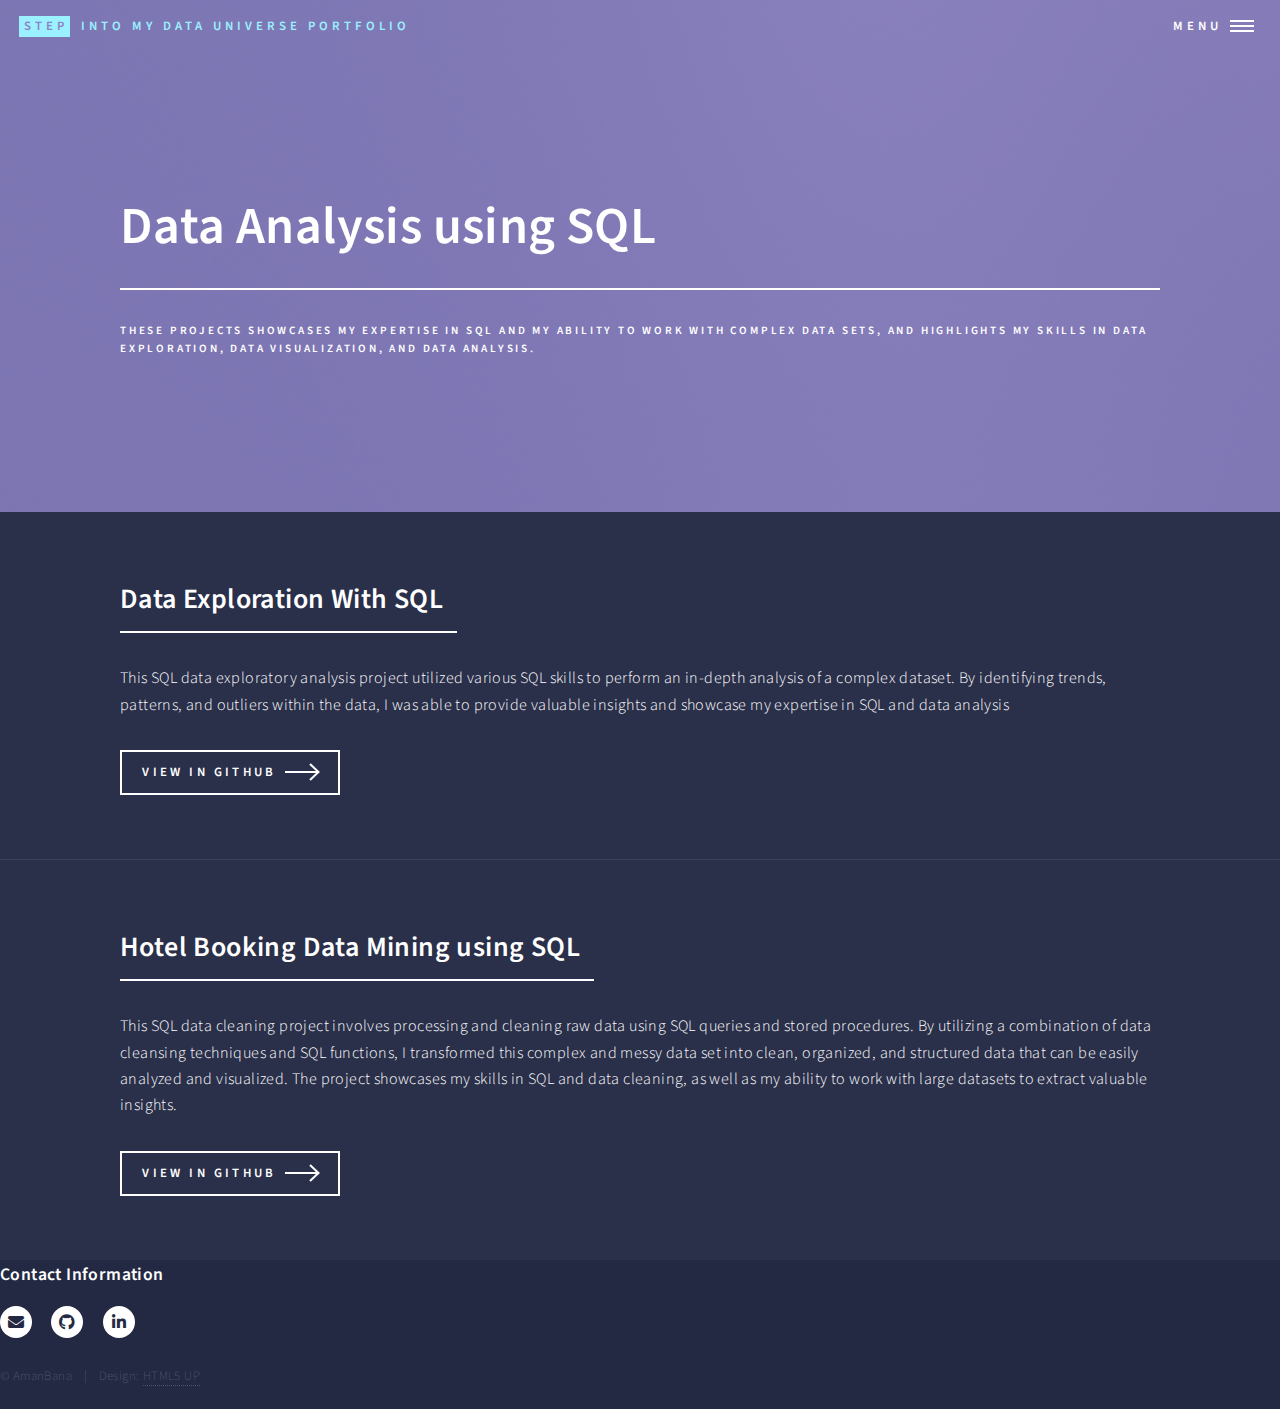
<file: sql.html>
<html><head>
		<title>SQL - Data Analysis</title>
		<meta charset="utf-8">
		<meta name="viewport" content="width=device-width, initial-scale=1, user-scalable=no">
		<link rel="stylesheet" href="assets/css/main.css">
		<noscript><link rel="stylesheet" href="assets/css/noscript.css" /></noscript>
	</head>
	<body class="">

		<!-- Wrapper -->
		<div id="wrapper">

			<!-- Header -->
			<!-- Note: The "styleN" class below should match that of the banner element. -->
				<header id="header" class="alt style2">
					<a href="index.html" class="logo"><strong>Step</strong> <span>into my Data Universe Portfolio</span></a>
					<nav>
						<a href="#menu">Menu</a>
					</nav>
				</header>

				<!-- Menu -->
				


				<!-- Banner -->
				<!-- Note: The "styleN" class below should match that of the header element. -->
					<section id="banner" class="style2" style="background-image: url(&quot;images/pic07.jpg&quot;);">
						<div class="inner">
							<span class="image" style="display: none;">
								<img src="images/pic07.jpg" alt="">
							</span>
							<header class="major">
								<h1>Data Analysis using SQL</h1>
							</header>
							<div class="content">
								<p>These projects showcases my expertise in SQL and my ability to work with complex data sets, and highlights my skills in data exploration, data visualization, and data analysis.</p>
							</div>
						</div>
					</section>

				<!-- Main -->
					<div id="main">

						<!-- One -->
							<!--<section id="one">
								<div class="inner">
									<header class="major">
										<h2>Sed amet aliquam</h2>
									</header>
									<p>Nullam et orci eu lorem consequat tincidunt vivamus et sagittis magna sed nunc rhoncus condimentum sem. In efficitur ligula tate urna. Maecenas massa vel lacinia pellentesque lorem ipsum dolor. Nullam et orci eu lorem consequat tincidunt. Vivamus et sagittis libero. Nullam et orci eu lorem consequat tincidunt vivamus et sagittis magna sed nunc rhoncus condimentum sem. In efficitur ligula tate urna.</p>
								</div>
							</section> -->

						<!--Two 
							<section id="two" class="spotlights">
								<section>
									<a href="generic.html" class="image">
										<img src="images/pic08.jpg" alt="" data-position="center center" />
									</a>
									<div class="content">
										<div class="inner">
											<header class="major">
												<h3>Data Cleaning using SQL</h3>
											</header>
											<p>This SQL data cleaning project involves processing and cleaning raw data using SQL queries and stored procedures. By utilizing a combination of data cleansing techniques and SQL functions, I transformed this complex and messy data set into clean, organized, and structured data that can be easily analyzed and visualized. The project showcases my skills in SQL and data cleaning, as well as my ability to work with large datasets to extract valuable insights.</p>
											<ul class="actions">
												<li><a href="https://github.com/tiannaparris/PortfolioProjects/blob/main/Data%20Cleaning%20Project%20Queries:%20Nashville%20Housing.sql" target="_blank" class="button">View in GitHub</a></li>
											</ul>
										</div>
									</div>
								</section>
								<section>
									<a href="generic.html" class="image">
										<img src="images/pic09.jpg" alt="" data-position="top center" />
									</a>
									<div class="content">
										<div class="inner">
											<header class="major">
												<h3>Rhoncus magna</h3>
											</header>
											<p>Nullam et orci eu lorem consequat tincidunt vivamus et sagittis magna sed nunc rhoncus condimentum sem. In efficitur ligula tate urna. Maecenas massa sed magna lacinia magna pellentesque lorem ipsum dolor. Nullam et orci eu lorem consequat tincidunt. Vivamus et sagittis tempus.</p>
											<ul class="actions">
												<li><a href="generic.html" class="button">Learn more</a></li>
											</ul>
										</div>
									</div>
								</section>
								<section>
									<a href="generic.html" class="image">
										<img src="images/pic10.jpg" alt="" data-position="25% 25%" />
									</a>
									<div class="content">
										<div class="inner">
											<header class="major">
												<h3>Sed nunc ligula</h3>
											</header>
											<p>Nullam et orci eu lorem consequat tincidunt vivamus et sagittis magna sed nunc rhoncus condimentum sem. In efficitur ligula tate urna. Maecenas massa sed magna lacinia magna pellentesque lorem ipsum dolor. Nullam et orci eu lorem consequat tincidunt. Vivamus et sagittis tempus.</p>
											<ul class="actions">
												<li><a href="generic.html" class="button">Learn more</a></li>
											</ul>
										</div>
									</div>
								</section>
							</section>-->

						<!-- Three -->
							<section id="three">
								<div class="inner">
									<header class="major">
										<h2>Data Exploration With SQL</h2>
									</header>
									<p>This SQL data exploratory analysis project utilized various SQL skills to perform an in-depth analysis of a complex dataset. By identifying trends, patterns, and outliers within the data, I was able to provide valuable insights and showcase my expertise in SQL and data analysis
										

									<ul class="actions">
										<li><a href="https://github.com/AmanBana/Data-Exploration-With-SQL/blob/main/Clinic%20Database%20Query.sql" target="_blank" class="button next">View in GitHub</a></li>
									</ul>
								</div>
							</section>

						<!-- Four -->
						<section id="four">
							<div class="inner">
								<header class="major">
									<h2>Hotel Booking Data Mining using SQL</h2>
								</header>
								<p>This SQL data cleaning project involves processing and cleaning raw data using SQL queries and stored procedures. By utilizing a combination of data cleansing techniques and SQL functions, I transformed this complex and messy data set into clean, organized, and structured data that can be easily analyzed and visualized. The project showcases my skills in SQL and data cleaning, as well as my ability to work with large datasets to extract valuable insights.</p>
								<ul class="actions">
									<li><a href="https://github.com/AmanBana/Hotel-Booking--Data-Mining-SQL/blob/main/HotelBookingProjects.sql" target="_blank" class="button next">View in Github</a></li>
								</ul>
							</div>
						</section>

					</div>

				

				</div>

				
				<section class="split">
					<section>
						<h4>Contact Information</h4>															
					</section>
				</section>
			
		

	<!-- Footer -->
	<footer id="footer">
		<div class="inner">
			<ul class="icons">
				<li><a href="mailto:amanbana01@gmail.com" target="_blank" class="icon solid alt fa-envelope"><span class="label">Twitter</span></a></li>
				<li><a href="https://github.com/AmanBana" target="_blank" class="icon brands alt fa-github"><span class="label">GitHub</span></a></li>
				<li><a href="https://www.linkedin.com/in/aman-bana-204a4a136//" target="_blank" class="icon brands alt fa-linkedin-in"><span class="label">LinkedIn</span></a></li>
			</ul>
			<ul class="copyright">
				<li>© AmanBana</li><li>Design: <a href="https://html5up.net">HTML5 UP</a></li>
			</ul>
		</div>
	</footer>

	

<!-- Scripts -->
	<script src="assets/js/jquery.min.js"></script>
	<script src="assets/js/jquery.scrolly.min.js"></script>
	<script src="assets/js/jquery.scrollex.min.js"></script>
	<script src="assets/js/browser.min.js"></script>
	<script src="assets/js/breakpoints.min.js"></script>
	<script src="assets/js/util.js"></script>
	<script src="assets/js/main.js"></script><nav id="menu"><div class="inner">
			<ul class="links">
				<li><a href="index.html">Home</a></li>
				<li><a href="about.html">About</a></li>
				<li><a href="#footer">Contact</a></li>
				 <div class="dropup">
					<button class="dropbtn">Personal Projects</button>
					  <div class="dropup-content">
							<a href="python.html">Python</a>
							<a href="sql.html">SQL</a>
							<a href="excel.html">Excel</a>
							<a href="powerbi.html">Power BI</a>
					</div>
				 </div>							
		</ul></div><a class="close" href="#menu">Close</a></nav>



</body></html>
</file>
<file: assets/css/noscript.css>
/*
	Forty by HTML5 UP
	html5up.net | @ajlkn
	Free for personal and commercial use under the CCA 3.0 license (html5up.net/license)
*/

/* Banner */

	body.is-preload #banner:after {
		opacity: 0.85;
	}

	body.is-preload #banner > .inner {
		-moz-filter: none;
		-webkit-filter: none;
		-ms-filter: none;
		filter: none;
		-moz-transform: none;
		-webkit-transform: none;
		-ms-transform: none;
		transform: none;
		opacity: 1;
	}
</file>
<file: assets/css/main.css>
@import url(fontawesome-all.min.css);
@import url("https://fonts.googleapis.com/css?family=Source+Sans+Pro:300,300italic,600,600italic");

/*
	Forty by HTML5 UP
	html5up.net | @ajlkn
	Free for personal and commercial use under the CCA 3.0 license (html5up.net/license)
*/

html, body, div, span, applet, object,
iframe, h1, h2, h3, h4, h5, h6, p, blockquote,
pre, a, abbr, acronym, address, big, cite,
code, del, dfn, em, img, ins, kbd, q, s, samp,
small, strike, strong, sub, sup, tt, var, b,
u, i, center, dl, dt, dd, ol, ul, li, fieldset,
form, label, legend, table, caption, tbody,
tfoot, thead, tr, th, td, article, aside,
canvas, details, embed, figure, figcaption,
footer, header, hgroup, menu, nav, output, ruby,
section, summary, time, mark, audio, video {
	margin: 0;
	padding: 0;
	border: 0;
	font-size: 100%;
	font: inherit;
	vertical-align: baseline;}

article, aside, details, figcaption, figure,
footer, header, hgroup, menu, nav, section {
	display: block;}

body {
	line-height: 1;
}

ol, ul {
	list-style: none;
}

blockquote, q {
	quotes: none;
}

	blockquote:before, blockquote:after, q:before, q:after {
		content: '';
		content: none;
	}

table {
	border-collapse: collapse;
	border-spacing: 0;
}

body {
	-webkit-text-size-adjust: none;
}

mark {
	background-color: transparent;
	color: inherit;
}

input::-moz-focus-inner {
	border: 0;
	padding: 0;
}

input, select, textarea {
	-moz-appearance: none;
	-webkit-appearance: none;
	-ms-appearance: none;
	appearance: none;
}

/* Basic */

	@-ms-viewport {
		width: device-width;
	}

	body {
		-ms-overflow-style: scrollbar;
	}

	@media screen and (max-width: 480px) {

		html, body {
			min-width: 320px;
		}

	}

	html {
		box-sizing: border-box;
	}

	*, *:before, *:after {
		box-sizing: inherit;
	}

	body {
		background: #242943;
	}

		body.is-preload *, body.is-preload *:before, body.is-preload *:after {
			-moz-animation: none !important;
			-webkit-animation: none !important;
			-ms-animation: none !important;
			animation: none !important;
			-moz-transition: none !important;
			-webkit-transition: none !important;
			-ms-transition: none !important;
			transition: none !important;
		}

/* Type */

	body, input, select, textarea {
		color: #ffffff;
		font-family: "Source Sans Pro", Helvetica, sans-serif;
		font-size: 17pt;
		font-weight: 300;
		letter-spacing: 0.025em;
		line-height: 1.65;
	}

		@media screen and (max-width: 1680px) {

			body, input, select, textarea {
				font-size: 14pt;
			}

		}

		@media screen and (max-width: 1280px) {

			body, input, select, textarea {
				font-size: 12pt;
			}

		}

		@media screen and (max-width: 360px) {

			body, input, select, textarea {
				font-size: 11pt;
			}

		}

	a {
		-moz-transition: color 0.2s ease-in-out, border-bottom-color 0.2s ease-in-out;
		-webkit-transition: color 0.2s ease-in-out, border-bottom-color 0.2s ease-in-out;
		-ms-transition: color 0.2s ease-in-out, border-bottom-color 0.2s ease-in-out;
		transition: color 0.2s ease-in-out, border-bottom-color 0.2s ease-in-out;
		border-bottom: dotted 1px;
		color: inherit;
		text-decoration: none;
	}

		a:hover {
			border-bottom-color: transparent;
			color: #9bf1ff !important;
		}

		a:active {
			color: #53e3fb !important;
		}

	strong, b {
		color: #ffffff;
		font-weight: 600;
	}

	em, i {
		font-style: italic;
	}

	p {
		margin: 0 0 2em 0;
	}

	h1, h2, h3, h4, h5, h6 {
		color: #ffffff;
		font-weight: 600;
		line-height: 1.65;
		margin: 0 0 1em 0;
	}

		h1 a, h2 a, h3 a, h4 a, h5 a, h6 a {
			color: inherit;
			border-bottom: 0;
		}

	h1 {
		font-size: 2.5em;
	}

	h2 {
		font-size: 1.75em;
	}

	h3 {
		font-size: 1.35em;
	}

	h4 {
		font-size: 1.1em;
	}

	h5 {
		font-size: 0.9em;
	}

	h6 {
		font-size: 0.7em;
	}

	@media screen and (max-width: 736px) {

		h1 {
			font-size: 2em;
		}

		h2 {
			font-size: 1.5em;
		}

		h3 {
			font-size: 1.25em;
		}

	}

	sub {
		font-size: 0.8em;
		position: relative;
		top: 0.5em;
	}

	sup {
		font-size: 0.8em;
		position: relative;
		top: -0.5em;
	}

	blockquote {
		border-left: solid 4px rgba(212, 212, 255, 0.1);
		font-style: italic;
		margin: 0 0 2em 0;
		padding: 0.5em 0 0.5em 2em;
	}

	code {
		background: rgba(212, 212, 255, 0.035);
		font-family: "Courier New", monospace;
		font-size: 0.9em;
		margin: 0 0.25em;
		padding: 0.25em 0.65em;
	}

	pre {
		-webkit-overflow-scrolling: touch;
		font-family: "Courier New", monospace;
		font-size: 0.9em;
		margin: 0 0 2em 0;
	}

		pre code {
			display: block;
			line-height: 1.75;
			padding: 1em 1.5em;
			overflow-x: auto;
		}

	hr {
		border: 0;
		border-bottom: solid 1px rgba(212, 212, 255, 0.1);
		margin: 2em 0;
	}

		hr.major {
			margin: 3em 0;
		}

	.align-left {
		text-align: left;
	}

	.align-center {
		text-align: center;
	}

	.align-right {
		text-align: right;
	}

/* Row */

	.row {
		display: flex;
		flex-wrap: wrap;
		box-sizing: border-box;
		align-items: stretch;
	}

		.row > * {
			box-sizing: border-box;
		}

		.row.gtr-uniform > * > :last-child {
			margin-bottom: 0;
		}

		.row.aln-left {
			justify-content: flex-start;
		}

		.row.aln-center {
			justify-content: center;
		}

		.row.aln-right {
			justify-content: flex-end;
		}

		.row.aln-top {
			align-items: flex-start;
		}

		.row.aln-middle {
			align-items: center;
		}

		.row.aln-bottom {
			align-items: flex-end;
		}

		.row > .imp {
			order: -1;
		}

		.row > .col-1 {
			width: 8.33333%;
		}

		.row > .off-1 {
			margin-left: 8.33333%;
		}

		.row > .col-2 {
			width: 16.66667%;
		}

		.row > .off-2 {
			margin-left: 16.66667%;
		}

		.row > .col-3 {
			width: 25%;
		}

		.row > .off-3 {
			margin-left: 25%;
		}

		.row > .col-4 {
			width: 33.33333%;
		}

		.row > .off-4 {
			margin-left: 33.33333%;
		}

		.row > .col-5 {
			width: 41.66667%;
		}

		.row > .off-5 {
			margin-left: 41.66667%;
		}

		.row > .col-6 {
			width: 50%;
		}

		.row > .off-6 {
			margin-left: 50%;
		}

		.row > .col-7 {
			width: 58.33333%;
		}

		.row > .off-7 {
			margin-left: 58.33333%;
		}

		.row > .col-8 {
			width: 66.66667%;
		}

		.row > .off-8 {
			margin-left: 66.66667%;
		}

		.row > .col-9 {
			width: 75%;
		}

		.row > .off-9 {
			margin-left: 75%;
		}

		.row > .col-10 {
			width: 83.33333%;
		}

		.row > .off-10 {
			margin-left: 83.33333%;
		}

		.row > .col-11 {
			width: 91.66667%;
		}

		.row > .off-11 {
			margin-left: 91.66667%;
		}

		.row > .col-12 {
			width: 100%;
		}

		.row > .off-12 {
			margin-left: 100%;
		}

		.row.gtr-0 {
			margin-top: 0;
			margin-left: 0em;
		}

			.row.gtr-0 > * {
				padding: 0 0 0 0em;
			}

			.row.gtr-0.gtr-uniform {
				margin-top: 0em;
			}

				.row.gtr-0.gtr-uniform > * {
					padding-top: 0em;
				}

		.row.gtr-25 {
			margin-top: 0;
			margin-left: -0.5em;
		}

			.row.gtr-25 > * {
				padding: 0 0 0 0.5em;
			}

			.row.gtr-25.gtr-uniform {
				margin-top: -0.5em;
			}

				.row.gtr-25.gtr-uniform > * {
					padding-top: 0.5em;
				}

		.row.gtr-50 {
			margin-top: 0;
			margin-left: -1em;
		}

			.row.gtr-50 > * {
				padding: 0 0 0 1em;
			}

			.row.gtr-50.gtr-uniform {
				margin-top: -1em;
			}

				.row.gtr-50.gtr-uniform > * {
					padding-top: 1em;
				}

		.row {
			margin-top: 0;
			margin-left: -2em;
		}

			.row > * {
				padding: 0 0 0 2em;
			}

			.row.gtr-uniform {
				margin-top: -2em;
			}

				.row.gtr-uniform > * {
					padding-top: 2em;
				}

		.row.gtr-150 {
			margin-top: 0;
			margin-left: -3em;
		}

			.row.gtr-150 > * {
				padding: 0 0 0 3em;
			}

			.row.gtr-150.gtr-uniform {
				margin-top: -3em;
			}

				.row.gtr-150.gtr-uniform > * {
					padding-top: 3em;
				}

		.row.gtr-200 {
			margin-top: 0;
			margin-left: -4em;
		}

			.row.gtr-200 > * {
				padding: 0 0 0 4em;
			}

			.row.gtr-200.gtr-uniform {
				margin-top: -4em;
			}

				.row.gtr-200.gtr-uniform > * {
					padding-top: 4em;
				}

		@media screen and (max-width: 1680px) {

			.row {
				display: flex;
				flex-wrap: wrap;
				box-sizing: border-box;
				align-items: stretch;
			}

				.row > * {
					box-sizing: border-box;
				}

				.row.gtr-uniform > * > :last-child {
					margin-bottom: 0;
				}

				.row.aln-left {
					justify-content: flex-start;
				}

				.row.aln-center {
					justify-content: center;
				}

				.row.aln-right {
					justify-content: flex-end;
				}

				.row.aln-top {
					align-items: flex-start;
				}

				.row.aln-middle {
					align-items: center;
				}

				.row.aln-bottom {
					align-items: flex-end;
				}

				.row > .imp-xlarge {
					order: -1;
				}

				.row > .col-1-xlarge {
					width: 8.33333%;
				}

				.row > .off-1-xlarge {
					margin-left: 8.33333%;
				}

				.row > .col-2-xlarge {
					width: 16.66667%;
				}

				.row > .off-2-xlarge {
					margin-left: 16.66667%;
				}

				.row > .col-3-xlarge {
					width: 25%;
				}

				.row > .off-3-xlarge {
					margin-left: 25%;
				}

				.row > .col-4-xlarge {
					width: 33.33333%;
				}

				.row > .off-4-xlarge {
					margin-left: 33.33333%;
				}

				.row > .col-5-xlarge {
					width: 41.66667%;
				}

				.row > .off-5-xlarge {
					margin-left: 41.66667%;
				}

				.row > .col-6-xlarge {
					width: 50%;
				}

				.row > .off-6-xlarge {
					margin-left: 50%;
				}

				.row > .col-7-xlarge {
					width: 58.33333%;
				}

				.row > .off-7-xlarge {
					margin-left: 58.33333%;
				}

				.row > .col-8-xlarge {
					width: 66.66667%;
				}

				.row > .off-8-xlarge {
					margin-left: 66.66667%;
				}

				.row > .col-9-xlarge {
					width: 75%;
				}

				.row > .off-9-xlarge {
					margin-left: 75%;
				}

				.row > .col-10-xlarge {
					width: 83.33333%;
				}

				.row > .off-10-xlarge {
					margin-left: 83.33333%;
				}

				.row > .col-11-xlarge {
					width: 91.66667%;
				}

				.row > .off-11-xlarge {
					margin-left: 91.66667%;
				}

				.row > .col-12-xlarge {
					width: 100%;
				}

				.row > .off-12-xlarge {
					margin-left: 100%;
				}

				.row.gtr-0 {
					margin-top: 0;
					margin-left: 0em;
				}

					.row.gtr-0 > * {
						padding: 0 0 0 0em;
					}

					.row.gtr-0.gtr-uniform {
						margin-top: 0em;
					}

						.row.gtr-0.gtr-uniform > * {
							padding-top: 0em;
						}

				.row.gtr-25 {
					margin-top: 0;
					margin-left: -0.5em;
				}

					.row.gtr-25 > * {
						padding: 0 0 0 0.5em;
					}

					.row.gtr-25.gtr-uniform {
						margin-top: -0.5em;
					}

						.row.gtr-25.gtr-uniform > * {
							padding-top: 0.5em;
						}

				.row.gtr-50 {
					margin-top: 0;
					margin-left: -1em;
				}

					.row.gtr-50 > * {
						padding: 0 0 0 1em;
					}

					.row.gtr-50.gtr-uniform {
						margin-top: -1em;
					}

						.row.gtr-50.gtr-uniform > * {
							padding-top: 1em;
						}

				.row {
					margin-top: 0;
					margin-left: -2em;
				}

					.row > * {
						padding: 0 0 0 2em;
					}

					.row.gtr-uniform {
						margin-top: -2em;
					}

						.row.gtr-uniform > * {
							padding-top: 2em;
						}

				.row.gtr-150 {
					margin-top: 0;
					margin-left: -3em;
				}

					.row.gtr-150 > * {
						padding: 0 0 0 3em;
					}

					.row.gtr-150.gtr-uniform {
						margin-top: -3em;
					}

						.row.gtr-150.gtr-uniform > * {
							padding-top: 3em;
						}

				.row.gtr-200 {
					margin-top: 0;
					margin-left: -4em;
				}

					.row.gtr-200 > * {
						padding: 0 0 0 4em;
					}

					.row.gtr-200.gtr-uniform {
						margin-top: -4em;
					}

						.row.gtr-200.gtr-uniform > * {
							padding-top: 4em;
						}

		}

		@media screen and (max-width: 1280px) {

			.row {
				display: flex;
				flex-wrap: wrap;
				box-sizing: border-box;
				align-items: stretch;
			}

				.row > * {
					box-sizing: border-box;
				}

				.row.gtr-uniform > * > :last-child {
					margin-bottom: 0;
				}

				.row.aln-left {
					justify-content: flex-start;
				}

				.row.aln-center {
					justify-content: center;
				}

				.row.aln-right {
					justify-content: flex-end;
				}

				.row.aln-top {
					align-items: flex-start;
				}

				.row.aln-middle {
					align-items: center;
				}

				.row.aln-bottom {
					align-items: flex-end;
				}

				.row > .imp-large {
					order: -1;
				}

				.row > .col-1-large {
					width: 8.33333%;
				}

				.row > .off-1-large {
					margin-left: 8.33333%;
				}

				.row > .col-2-large {
					width: 16.66667%;
				}

				.row > .off-2-large {
					margin-left: 16.66667%;
				}

				.row > .col-3-large {
					width: 25%;
				}

				.row > .off-3-large {
					margin-left: 25%;
				}

				.row > .col-4-large {
					width: 33.33333%;
				}

				.row > .off-4-large {
					margin-left: 33.33333%;
				}

				.row > .col-5-large {
					width: 41.66667%;
				}

				.row > .off-5-large {
					margin-left: 41.66667%;
				}

				.row > .col-6-large {
					width: 50%;
				}

				.row > .off-6-large {
					margin-left: 50%;
				}

				.row > .col-7-large {
					width: 58.33333%;
				}

				.row > .off-7-large {
					margin-left: 58.33333%;
				}

				.row > .col-8-large {
					width: 66.66667%;
				}

				.row > .off-8-large {
					margin-left: 66.66667%;
				}

				.row > .col-9-large {
					width: 75%;
				}

				.row > .off-9-large {
					margin-left: 75%;
				}

				.row > .col-10-large {
					width: 83.33333%;
				}

				.row > .off-10-large {
					margin-left: 83.33333%;
				}

				.row > .col-11-large {
					width: 91.66667%;
				}

				.row > .off-11-large {
					margin-left: 91.66667%;
				}

				.row > .col-12-large {
					width: 100%;
				}

				.row > .off-12-large {
					margin-left: 100%;
				}

				.row.gtr-0 {
					margin-top: 0;
					margin-left: 0em;
				}

					.row.gtr-0 > * {
						padding: 0 0 0 0em;
					}

					.row.gtr-0.gtr-uniform {
						margin-top: 0em;
					}

						.row.gtr-0.gtr-uniform > * {
							padding-top: 0em;
						}

				.row.gtr-25 {
					margin-top: 0;
					margin-left: -0.375em;
				}

					.row.gtr-25 > * {
						padding: 0 0 0 0.375em;
					}

					.row.gtr-25.gtr-uniform {
						margin-top: -0.375em;
					}

						.row.gtr-25.gtr-uniform > * {
							padding-top: 0.375em;
						}

				.row.gtr-50 {
					margin-top: 0;
					margin-left: -0.75em;
				}

					.row.gtr-50 > * {
						padding: 0 0 0 0.75em;
					}

					.row.gtr-50.gtr-uniform {
						margin-top: -0.75em;
					}

						.row.gtr-50.gtr-uniform > * {
							padding-top: 0.75em;
						}

				.row {
					margin-top: 0;
					margin-left: -1.5em;
				}

					.row > * {
						padding: 0 0 0 1.5em;
					}

					.row.gtr-uniform {
						margin-top: -1.5em;
					}

						.row.gtr-uniform > * {
							padding-top: 1.5em;
						}

				.row.gtr-150 {
					margin-top: 0;
					margin-left: -2.25em;
				}

					.row.gtr-150 > * {
						padding: 0 0 0 2.25em;
					}

					.row.gtr-150.gtr-uniform {
						margin-top: -2.25em;
					}

						.row.gtr-150.gtr-uniform > * {
							padding-top: 2.25em;
						}

				.row.gtr-200 {
					margin-top: 0;
					margin-left: -3em;
				}

					.row.gtr-200 > * {
						padding: 0 0 0 3em;
					}

					.row.gtr-200.gtr-uniform {
						margin-top: -3em;
					}

						.row.gtr-200.gtr-uniform > * {
							padding-top: 3em;
						}

		}

		@media screen and (max-width: 980px) {

			.row {
				display: flex;
				flex-wrap: wrap;
				box-sizing: border-box;
				align-items: stretch;
			}

				.row > * {
					box-sizing: border-box;
				}

				.row.gtr-uniform > * > :last-child {
					margin-bottom: 0;
				}

				.row.aln-left {
					justify-content: flex-start;
				}

				.row.aln-center {
					justify-content: center;
				}

				.row.aln-right {
					justify-content: flex-end;
				}

				.row.aln-top {
					align-items: flex-start;
				}

				.row.aln-middle {
					align-items: center;
				}

				.row.aln-bottom {
					align-items: flex-end;
				}

				.row > .imp-medium {
					order: -1;
				}

				.row > .col-1-medium {
					width: 8.33333%;
				}

				.row > .off-1-medium {
					margin-left: 8.33333%;
				}

				.row > .col-2-medium {
					width: 16.66667%;
				}

				.row > .off-2-medium {
					margin-left: 16.66667%;
				}

				.row > .col-3-medium {
					width: 25%;
				}

				.row > .off-3-medium {
					margin-left: 25%;
				}

				.row > .col-4-medium {
					width: 33.33333%;
				}

				.row > .off-4-medium {
					margin-left: 33.33333%;
				}

				.row > .col-5-medium {
					width: 41.66667%;
				}

				.row > .off-5-medium {
					margin-left: 41.66667%;
				}

				.row > .col-6-medium {
					width: 50%;
				}

				.row > .off-6-medium {
					margin-left: 50%;
				}

				.row > .col-7-medium {
					width: 58.33333%;
				}

				.row > .off-7-medium {
					margin-left: 58.33333%;
				}

				.row > .col-8-medium {
					width: 66.66667%;
				}

				.row > .off-8-medium {
					margin-left: 66.66667%;
				}

				.row > .col-9-medium {
					width: 75%;
				}

				.row > .off-9-medium {
					margin-left: 75%;
				}

				.row > .col-10-medium {
					width: 83.33333%;
				}

				.row > .off-10-medium {
					margin-left: 83.33333%;
				}

				.row > .col-11-medium {
					width: 91.66667%;
				}

				.row > .off-11-medium {
					margin-left: 91.66667%;
				}

				.row > .col-12-medium {
					width: 100%;
				}

				.row > .off-12-medium {
					margin-left: 100%;
				}

				.row.gtr-0 {
					margin-top: 0;
					margin-left: 0em;
				}

					.row.gtr-0 > * {
						padding: 0 0 0 0em;
					}

					.row.gtr-0.gtr-uniform {
						margin-top: 0em;
					}

						.row.gtr-0.gtr-uniform > * {
							padding-top: 0em;
						}

				.row.gtr-25 {
					margin-top: 0;
					margin-left: -0.375em;
				}

					.row.gtr-25 > * {
						padding: 0 0 0 0.375em;
					}

					.row.gtr-25.gtr-uniform {
						margin-top: -0.375em;
					}

						.row.gtr-25.gtr-uniform > * {
							padding-top: 0.375em;
						}

				.row.gtr-50 {
					margin-top: 0;
					margin-left: -0.75em;
				}

					.row.gtr-50 > * {
						padding: 0 0 0 0.75em;
					}

					.row.gtr-50.gtr-uniform {
						margin-top: -0.75em;
					}

						.row.gtr-50.gtr-uniform > * {
							padding-top: 0.75em;
						}

				.row {
					margin-top: 0;
					margin-left: -1.5em;
				}

					.row > * {
						padding: 0 0 0 1.5em;
					}

					.row.gtr-uniform {
						margin-top: -1.5em;
					}

						.row.gtr-uniform > * {
							padding-top: 1.5em;
						}

				.row.gtr-150 {
					margin-top: 0;
					margin-left: -2.25em;
				}

					.row.gtr-150 > * {
						padding: 0 0 0 2.25em;
					}

					.row.gtr-150.gtr-uniform {
						margin-top: -2.25em;
					}

						.row.gtr-150.gtr-uniform > * {
							padding-top: 2.25em;
						}

				.row.gtr-200 {
					margin-top: 0;
					margin-left: -3em;
				}

					.row.gtr-200 > * {
						padding: 0 0 0 3em;
					}

					.row.gtr-200.gtr-uniform {
						margin-top: -3em;
					}

						.row.gtr-200.gtr-uniform > * {
							padding-top: 3em;
						}

		}

		@media screen and (max-width: 736px) {

			.row {
				display: flex;
				flex-wrap: wrap;
				box-sizing: border-box;
				align-items: stretch;
			}

				.row > * {
					box-sizing: border-box;
				}

				.row.gtr-uniform > * > :last-child {
					margin-bottom: 0;
				}

				.row.aln-left {
					justify-content: flex-start;
				}

				.row.aln-center {
					justify-content: center;
				}

				.row.aln-right {
					justify-content: flex-end;
				}

				.row.aln-top {
					align-items: flex-start;
				}

				.row.aln-middle {
					align-items: center;
				}

				.row.aln-bottom {
					align-items: flex-end;
				}

				.row > .imp-small {
					order: -1;
				}

				.row > .col-1-small {
					width: 8.33333%;
				}

				.row > .off-1-small {
					margin-left: 8.33333%;
				}

				.row > .col-2-small {
					width: 16.66667%;
				}

				.row > .off-2-small {
					margin-left: 16.66667%;
				}

				.row > .col-3-small {
					width: 25%;
				}

				.row > .off-3-small {
					margin-left: 25%;
				}

				.row > .col-4-small {
					width: 33.33333%;
				}

				.row > .off-4-small {
					margin-left: 33.33333%;
				}

				.row > .col-5-small {
					width: 41.66667%;
				}

				.row > .off-5-small {
					margin-left: 41.66667%;
				}

				.row > .col-6-small {
					width: 50%;
				}

				.row > .off-6-small {
					margin-left: 50%;
				}

				.row > .col-7-small {
					width: 58.33333%;
				}

				.row > .off-7-small {
					margin-left: 58.33333%;
				}

				.row > .col-8-small {
					width: 66.66667%;
				}

				.row > .off-8-small {
					margin-left: 66.66667%;
				}

				.row > .col-9-small {
					width: 75%;
				}

				.row > .off-9-small {
					margin-left: 75%;
				}

				.row > .col-10-small {
					width: 83.33333%;
				}

				.row > .off-10-small {
					margin-left: 83.33333%;
				}

				.row > .col-11-small {
					width: 91.66667%;
				}

				.row > .off-11-small {
					margin-left: 91.66667%;
				}

				.row > .col-12-small {
					width: 100%;
				}

				.row > .off-12-small {
					margin-left: 100%;
				}

				.row.gtr-0 {
					margin-top: 0;
					margin-left: 0em;
				}

					.row.gtr-0 > * {
						padding: 0 0 0 0em;
					}

					.row.gtr-0.gtr-uniform {
						margin-top: 0em;
					}

						.row.gtr-0.gtr-uniform > * {
							padding-top: 0em;
						}

				.row.gtr-25 {
					margin-top: 0;
					margin-left: -0.3125em;
				}

					.row.gtr-25 > * {
						padding: 0 0 0 0.3125em;
					}

					.row.gtr-25.gtr-uniform {
						margin-top: -0.3125em;
					}

						.row.gtr-25.gtr-uniform > * {
							padding-top: 0.3125em;
						}

				.row.gtr-50 {
					margin-top: 0;
					margin-left: -0.625em;
				}

					.row.gtr-50 > * {
						padding: 0 0 0 0.625em;
					}

					.row.gtr-50.gtr-uniform {
						margin-top: -0.625em;
					}

						.row.gtr-50.gtr-uniform > * {
							padding-top: 0.625em;
						}

				.row {
					margin-top: 0;
					margin-left: -1.25em;
				}

					.row > * {
						padding: 0 0 0 1.25em;
					}

					.row.gtr-uniform {
						margin-top: -1.25em;
					}

						.row.gtr-uniform > * {
							padding-top: 1.25em;
						}

				.row.gtr-150 {
					margin-top: 0;
					margin-left: -1.875em;
				}

					.row.gtr-150 > * {
						padding: 0 0 0 1.875em;
					}

					.row.gtr-150.gtr-uniform {
						margin-top: -1.875em;
					}

						.row.gtr-150.gtr-uniform > * {
							padding-top: 1.875em;
						}

				.row.gtr-200 {
					margin-top: 0;
					margin-left: -2.5em;
				}

					.row.gtr-200 > * {
						padding: 0 0 0 2.5em;
					}

					.row.gtr-200.gtr-uniform {
						margin-top: -2.5em;
					}

						.row.gtr-200.gtr-uniform > * {
							padding-top: 2.5em;
						}

		}

		@media screen and (max-width: 480px) {

			.row {
				display: flex;
				flex-wrap: wrap;
				box-sizing: border-box;
				align-items: stretch;
			}

				.row > * {
					box-sizing: border-box;
				}

				.row.gtr-uniform > * > :last-child {
					margin-bottom: 0;
				}

				.row.aln-left {
					justify-content: flex-start;
				}

				.row.aln-center {
					justify-content: center;
				}

				.row.aln-right {
					justify-content: flex-end;
				}

				.row.aln-top {
					align-items: flex-start;
				}

				.row.aln-middle {
					align-items: center;
				}

				.row.aln-bottom {
					align-items: flex-end;
				}

				.row > .imp-xsmall {
					order: -1;
				}

				.row > .col-1-xsmall {
					width: 8.33333%;
				}

				.row > .off-1-xsmall {
					margin-left: 8.33333%;
				}

				.row > .col-2-xsmall {
					width: 16.66667%;
				}

				.row > .off-2-xsmall {
					margin-left: 16.66667%;
				}

				.row > .col-3-xsmall {
					width: 25%;
				}

				.row > .off-3-xsmall {
					margin-left: 25%;
				}

				.row > .col-4-xsmall {
					width: 33.33333%;
				}

				.row > .off-4-xsmall {
					margin-left: 33.33333%;
				}

				.row > .col-5-xsmall {
					width: 41.66667%;
				}

				.row > .off-5-xsmall {
					margin-left: 41.66667%;
				}

				.row > .col-6-xsmall {
					width: 50%;
				}

				.row > .off-6-xsmall {
					margin-left: 50%;
				}

				.row > .col-7-xsmall {
					width: 58.33333%;
				}

				.row > .off-7-xsmall {
					margin-left: 58.33333%;
				}

				.row > .col-8-xsmall {
					width: 66.66667%;
				}

				.row > .off-8-xsmall {
					margin-left: 66.66667%;
				}

				.row > .col-9-xsmall {
					width: 75%;
				}

				.row > .off-9-xsmall {
					margin-left: 75%;
				}

				.row > .col-10-xsmall {
					width: 83.33333%;
				}

				.row > .off-10-xsmall {
					margin-left: 83.33333%;
				}

				.row > .col-11-xsmall {
					width: 91.66667%;
				}

				.row > .off-11-xsmall {
					margin-left: 91.66667%;
				}

				.row > .col-12-xsmall {
					width: 100%;
				}

				.row > .off-12-xsmall {
					margin-left: 100%;
				}

				.row.gtr-0 {
					margin-top: 0;
					margin-left: 0em;
				}

					.row.gtr-0 > * {
						padding: 0 0 0 0em;
					}

					.row.gtr-0.gtr-uniform {
						margin-top: 0em;
					}

						.row.gtr-0.gtr-uniform > * {
							padding-top: 0em;
						}

				.row.gtr-25 {
					margin-top: 0;
					margin-left: -0.3125em;
				}

					.row.gtr-25 > * {
						padding: 0 0 0 0.3125em;
					}

					.row.gtr-25.gtr-uniform {
						margin-top: -0.3125em;
					}

						.row.gtr-25.gtr-uniform > * {
							padding-top: 0.3125em;
						}

				.row.gtr-50 {
					margin-top: 0;
					margin-left: -0.625em;
				}

					.row.gtr-50 > * {
						padding: 0 0 0 0.625em;
					}

					.row.gtr-50.gtr-uniform {
						margin-top: -0.625em;
					}

						.row.gtr-50.gtr-uniform > * {
							padding-top: 0.625em;
						}

				.row {
					margin-top: 0;
					margin-left: -1.25em;
				}

					.row > * {
						padding: 0 0 0 1.25em;
					}

					.row.gtr-uniform {
						margin-top: -1.25em;
					}

						.row.gtr-uniform > * {
							padding-top: 1.25em;
						}

				.row.gtr-150 {
					margin-top: 0;
					margin-left: -1.875em;
				}

					.row.gtr-150 > * {
						padding: 0 0 0 1.875em;
					}

					.row.gtr-150.gtr-uniform {
						margin-top: -1.875em;
					}

						.row.gtr-150.gtr-uniform > * {
							padding-top: 1.875em;
						}

				.row.gtr-200 {
					margin-top: 0;
					margin-left: -2.5em;
				}

					.row.gtr-200 > * {
						padding: 0 0 0 2.5em;
					}

					.row.gtr-200.gtr-uniform {
						margin-top: -2.5em;
					}

						.row.gtr-200.gtr-uniform > * {
							padding-top: 2.5em;
						}

		}

/* Section/Article */

	section.special, article.special {
		text-align: center;
	}

	header.major {
		width: -moz-max-content;
		width: -webkit-max-content;
		width: -ms-max-content;
		width: max-content;
		margin-bottom: 2em;
	}

		header.major > :first-child {
			margin-bottom: 0;
			width: calc(100% + 0.5em);
		}

			header.major > :first-child:after {
				content: '';
				background-color: #ffffff;
				display: block;
				height: 2px;
				margin: 0.325em 0 0.5em 0;
				width: 100%;
			}

		header.major > p {
			font-size: 0.7em;
			font-weight: 600;
			letter-spacing: 0.25em;
			margin-bottom: 0;
			text-transform: uppercase;
		}

		body.is-ie header.major > :first-child:after {
			max-width: 9em;
		}

		body.is-ie header.major > h1:after {
			max-width: 100% !important;
		}

	@media screen and (max-width: 736px) {

		header.major > p br {
			display: none;
		}

	}

/* Form */

	form {
		margin: 0 0 2em 0;
	}

		form > :last-child {
			margin-bottom: 0;
		}

		form > .fields {
			display: -moz-flex;
			display: -webkit-flex;
			display: -ms-flex;
			display: flex;
			-moz-flex-wrap: wrap;
			-webkit-flex-wrap: wrap;
			-ms-flex-wrap: wrap;
			flex-wrap: wrap;
			width: calc(100% + 3em);
			margin: -1.5em 0 2em -1.5em;
		}

			form > .fields > .field {
				-moz-flex-grow: 0;
				-webkit-flex-grow: 0;
				-ms-flex-grow: 0;
				flex-grow: 0;
				-moz-flex-shrink: 0;
				-webkit-flex-shrink: 0;
				-ms-flex-shrink: 0;
				flex-shrink: 0;
				padding: 1.5em 0 0 1.5em;
				width: calc(100% - 1.5em);
			}

				form > .fields > .field.half {
					width: calc(50% - 0.75em);
				}

				form > .fields > .field.third {
					width: calc(100%/3 - 0.5em);
				}

				form > .fields > .field.quarter {
					width: calc(25% - 0.375em);
				}

		@media screen and (max-width: 480px) {

			form > .fields {
				width: calc(100% + 3em);
				margin: -1.5em 0 2em -1.5em;
			}

				form > .fields > .field {
					padding: 1.5em 0 0 1.5em;
					width: calc(100% - 1.5em);
				}

					form > .fields > .field.half {
						width: calc(100% - 1.5em);
					}

					form > .fields > .field.third {
						width: calc(100% - 1.5em);
					}

					form > .fields > .field.quarter {
						width: calc(100% - 1.5em);
					}

		}

	label {
		color: #ffffff;
		display: block;
		font-size: 0.8em;
		font-weight: 600;
		letter-spacing: 0.25em;
		margin: 0 0 1em 0;
		text-transform: uppercase;
	}

	input[type="text"],
	input[type="password"],
	input[type="email"],
	input[type="tel"],
	input[type="search"],
	input[type="url"],
	select,
	textarea {
		-moz-appearance: none;
		-webkit-appearance: none;
		-ms-appearance: none;
		appearance: none;
		background: rgba(212, 212, 255, 0.035);
		border: none;
		border-radius: 0;
		color: inherit;
		display: block;
		outline: 0;
		padding: 0 1em;
		text-decoration: none;
		width: 100%;
	}

		input[type="text"]:invalid,
		input[type="password"]:invalid,
		input[type="email"]:invalid,
		input[type="tel"]:invalid,
		input[type="search"]:invalid,
		input[type="url"]:invalid,
		select:invalid,
		textarea:invalid {
			box-shadow: none;
		}

		input[type="text"]:focus,
		input[type="password"]:focus,
		input[type="email"]:focus,
		input[type="tel"]:focus,
		input[type="search"]:focus,
		input[type="url"]:focus,
		select:focus,
		textarea:focus {
			border-color: #9bf1ff;
			box-shadow: 0 0 0 2px #9bf1ff;
		}

	select {
		background-image: url("data:image/svg+xml;charset=utf8,%3Csvg xmlns='http://www.w3.org/2000/svg' width='40' height='40' preserveAspectRatio='none' viewBox='0 0 40 40'%3E%3Cpath d='M9.4,12.3l10.4,10.4l10.4-10.4c0.2-0.2,0.5-0.4,0.9-0.4c0.3,0,0.6,0.1,0.9,0.4l3.3,3.3c0.2,0.2,0.4,0.5,0.4,0.9 c0,0.4-0.1,0.6-0.4,0.9L20.7,31.9c-0.2,0.2-0.5,0.4-0.9,0.4c-0.3,0-0.6-0.1-0.9-0.4L4.3,17.3c-0.2-0.2-0.4-0.5-0.4-0.9 c0-0.4,0.1-0.6,0.4-0.9l3.3-3.3c0.2-0.2,0.5-0.4,0.9-0.4S9.1,12.1,9.4,12.3z' fill='rgba(212, 212, 255, 0.1)' /%3E%3C/svg%3E");
		background-size: 1.25rem;
		background-repeat: no-repeat;
		background-position: calc(100% - 1rem) center;
		height: 2.75em;
		padding-right: 2.75em;
		text-overflow: ellipsis;
	}

		select option {
			color: #ffffff;
			background: #242943;
		}

		select:focus::-ms-value {
			background-color: transparent;
		}

		select::-ms-expand {
			display: none;
		}

	input[type="text"],
	input[type="password"],
	input[type="email"],
	input[type="tel"],
	input[type="search"],
	input[type="url"],
	select {
		height: 2.75em;
	}

	textarea {
		padding: 0.75em 1em;
	}

	input[type="checkbox"],
	input[type="radio"] {
		-moz-appearance: none;
		-webkit-appearance: none;
		-ms-appearance: none;
		appearance: none;
		display: block;
		float: left;
		margin-right: -2em;
		opacity: 0;
		width: 1em;
		z-index: -1;
	}

		input[type="checkbox"] + label,
		input[type="radio"] + label {
			text-decoration: none;
			color: #ffffff;
			cursor: pointer;
			display: inline-block;
			font-weight: 300;
			padding-left: 2.65em;
			padding-right: 0.75em;
			position: relative;
		}

			input[type="checkbox"] + label:before,
			input[type="radio"] + label:before {
				-moz-osx-font-smoothing: grayscale;
				-webkit-font-smoothing: antialiased;
				display: inline-block;
				font-style: normal;
				font-variant: normal;
				text-rendering: auto;
				line-height: 1;
				text-transform: none !important;
				font-family: 'Font Awesome 5 Free';
				font-weight: 900;
			}

			input[type="checkbox"] + label:before,
			input[type="radio"] + label:before {
				background: rgba(212, 212, 255, 0.035);
				content: '';
				display: inline-block;
				font-size: 0.8em;
				height: 2.0625em;
				left: 0;
				letter-spacing: 0;
				line-height: 2.0625em;
				position: absolute;
				text-align: center;
				top: 0;
				width: 2.0625em;
			}

		input[type="checkbox"]:checked + label:before,
		input[type="radio"]:checked + label:before {
			background: #ffffff;
			border-color: #9bf1ff;
			content: '\f00c';
			color: #242943;
		}

		input[type="checkbox"]:focus + label:before,
		input[type="radio"]:focus + label:before {
			box-shadow: 0 0 0 2px #9bf1ff;
		}

	input[type="radio"] + label:before {
		border-radius: 100%;
	}

	::-webkit-input-placeholder {
		color: rgba(244, 244, 255, 0.2) !important;
		opacity: 1.0;
	}

	:-moz-placeholder {
		color: rgba(244, 244, 255, 0.2) !important;
		opacity: 1.0;
	}

	::-moz-placeholder {
		color: rgba(244, 244, 255, 0.2) !important;
		opacity: 1.0;
	}

	:-ms-input-placeholder {
		color: rgba(244, 244, 255, 0.2) !important;
		opacity: 1.0;
	}

/* Box */

	.box {
		border: solid 1px rgba(212, 212, 255, 0.1);
		margin-bottom: 2em;
		padding: 1.5em;
	}

		.box > :last-child,
		.box > :last-child > :last-child,
		.box > :last-child > :last-child > :last-child {
			margin-bottom: 0;
		}

		.box.alt {
			border: 0;
			border-radius: 0;
			padding: 0;
		}

/* Icon */

	.icon {
		text-decoration: none;
		border-bottom: none;
		position: relative;
	}

		.icon:before {
			-moz-osx-font-smoothing: grayscale;
			-webkit-font-smoothing: antialiased;
			display: inline-block;
			font-style: normal;
			font-variant: normal;
			text-rendering: auto;
			line-height: 1;
			text-transform: none !important;
			font-family: 'Font Awesome 5 Free';
			font-weight: 400;
		}

		.icon > .label {
			display: none;
		}

		.icon:before {
			line-height: inherit;
		}

		.icon.solid:before {
			font-weight: 900;
		}

		.icon.brands:before {
			font-family: 'Font Awesome 5 Brands';
		}

		.icon.alt:before {
			background-color: #ffffff;
			border-radius: 100%;
			color: #242943;
			display: inline-block;
			height: 2em;
			line-height: 2em;
			text-align: center;
			width: 2em;
		}

	a.icon.alt:before {
		-moz-transition: background-color 0.2s ease-in-out;
		-webkit-transition: background-color 0.2s ease-in-out;
		-ms-transition: background-color 0.2s ease-in-out;
		transition: background-color 0.2s ease-in-out;
	}

	a.icon.alt:hover:before {
		background-color: #6fc3df;
	}

	a.icon.alt:active:before {
		background-color: #37a6cb;
	}

/* Image */

	.image {
		border: 0;
		display: inline-block;
		position: relative;
	}

		.image img {
			display: block;
		}

		.image.left, .image.right {
			max-width: 30%;
		}

			.image.left img, .image.right img {
				width: 100%;
			}

		.image.left {
			float: left;
			margin: 0 1.5em 1.25em 0;
			top: 0.25em;
		}

		.image.right {
			float: right;
			margin: 0 0 1.25em 1.5em;
			top: 0.25em;
		}

		.image.fit {
			display: block;
			margin: 0 0 2em 0;
			width: 100%;
		}

			.image.fit img {
				width: 100%;
			}

		.image.main {
			display: block;
			margin: 2.5em 0;
			width: 100%;
		}

			.image.main img {
				width: 100%;
			}

			@media screen and (max-width: 736px) {

				.image.main {
					margin: 1.5em 0;
				}

			}

/* List */

	ol {
		list-style: decimal;
		margin: 0 0 2em 0;
		padding-left: 1.25em;
	}

		ol li {
			padding-left: 0.25em;
		}

	ul {
		list-style: disc;
		margin: 0 0 2em 0;
		padding-left: 1em;
	}

		ul li {
			padding-left: 0.5em;
		}

		ul.alt {
			list-style: none;
			padding-left: 0;
		}

			ul.alt li {
				border-top: solid 1px rgba(212, 212, 255, 0.1);
				padding: 0.5em 0;
			}

				ul.alt li:first-child {
					border-top: 0;
					padding-top: 0;
				}

	dl {
		margin: 0 0 2em 0;
	}

		dl dt {
			display: block;
			font-weight: 600;
			margin: 0 0 1em 0;
		}

		dl dd {
			margin-left: 2em;
		}

/* Actions */

	ul.actions {
		display: -moz-flex;
		display: -webkit-flex;
		display: -ms-flex;
		display: flex;
		cursor: default;
		list-style: none;
		margin-left: -1em;
		padding-left: 0;
	}

		ul.actions li {
			padding: 0 0 0 1em;
			vertical-align: middle;
		}

		ul.actions.special {
			-moz-justify-content: center;
			-webkit-justify-content: center;
			-ms-justify-content: center;
			justify-content: center;
			width: 100%;
			margin-left: 0;
		}

			ul.actions.special li:first-child {
				padding-left: 0;
			}

		ul.actions.stacked {
			-moz-flex-direction: column;
			-webkit-flex-direction: column;
			-ms-flex-direction: column;
			flex-direction: column;
			margin-left: 0;
		}

			ul.actions.stacked li {
				padding: 1.3em 0 0 0;
			}

				ul.actions.stacked li:first-child {
					padding-top: 0;
				}

		ul.actions.fit {
			width: calc(100% + 1em);
		}

			ul.actions.fit li {
				-moz-flex-grow: 1;
				-webkit-flex-grow: 1;
				-ms-flex-grow: 1;
				flex-grow: 1;
				-moz-flex-shrink: 1;
				-webkit-flex-shrink: 1;
				-ms-flex-shrink: 1;
				flex-shrink: 1;
				width: 100%;
			}

				ul.actions.fit li > * {
					width: 100%;
				}

			ul.actions.fit.stacked {
				width: 100%;
			}

/* Icons */

	ul.icons {
		cursor: default;
		list-style: none;
		padding-left: 0;
	}

		ul.icons li {
			display: inline-block;
			padding: 0 1em 0 0;
		}

			ul.icons li:last-child {
				padding-right: 0;
			}

		@media screen and (max-width: 736px) {

			ul.icons li {
				padding: 0 0.75em 0 0;
			}

		}

/* Pagination */

	ul.pagination {
		cursor: default;
		list-style: none;
		padding-left: 0;
	}

		ul.pagination li {
			display: inline-block;
			padding-left: 0;
			vertical-align: middle;
		}

			ul.pagination li > .page {
				-moz-transition: background-color 0.2s ease-in-out, color 0.2s ease-in-out;
				-webkit-transition: background-color 0.2s ease-in-out, color 0.2s ease-in-out;
				-ms-transition: background-color 0.2s ease-in-out, color 0.2s ease-in-out;
				transition: background-color 0.2s ease-in-out, color 0.2s ease-in-out;
				border-bottom: 0;
				display: inline-block;
				font-size: 0.8em;
				font-weight: 600;
				height: 1.5em;
				line-height: 1.5em;
				margin: 0 0.125em;
				min-width: 1.5em;
				padding: 0 0.5em;
				text-align: center;
			}

				ul.pagination li > .page.active {
					background-color: #ffffff;
					color: #242943;
				}

					ul.pagination li > .page.active:hover {
						background-color: #9bf1ff;
						color: #242943 !important;
					}

					ul.pagination li > .page.active:active {
						background-color: #53e3fb;
					}

			ul.pagination li:first-child {
				padding-right: 0.75em;
			}

			ul.pagination li:last-child {
				padding-left: 0.75em;
			}

		@media screen and (max-width: 480px) {

			ul.pagination li:nth-child(n+2):nth-last-child(n+2) {
				display: none;
			}

			ul.pagination li:first-child {
				padding-right: 0;
			}

		}

/* Table */

	.table-wrapper {
		-webkit-overflow-scrolling: touch;
		overflow-x: auto;
	}

	table {
		margin: 0 0 2em 0;
		width: 100%;
	}

		table tbody tr {
			border: solid 1px rgba(212, 212, 255, 0.1);
			border-left: 0;
			border-right: 0;
		}

			table tbody tr:nth-child(2n + 1) {
				background-color: rgba(212, 212, 255, 0.035);
			}

		table td {
			padding: 0.75em 0.75em;
		}

		table th {
			color: #ffffff;
			font-size: 0.9em;
			font-weight: 600;
			padding: 0 0.75em 0.75em 0.75em;
			text-align: left;
		}

		table thead {
			border-bottom: solid 2px rgba(212, 212, 255, 0.1);
		}

		table tfoot {
			border-top: solid 2px rgba(212, 212, 255, 0.1);
		}

		table.alt {
			border-collapse: separate;
		}

			table.alt tbody tr td {
				border: solid 1px rgba(212, 212, 255, 0.1);
				border-left-width: 0;
				border-top-width: 0;
			}

				table.alt tbody tr td:first-child {
					border-left-width: 1px;
				}

			table.alt tbody tr:first-child td {
				border-top-width: 1px;
			}

			table.alt thead {
				border-bottom: 0;
			}

			table.alt tfoot {
				border-top: 0;
			}

/* Button */

	input[type="submit"],
	input[type="reset"],
	input[type="button"],
	button,
	.button {
		-moz-appearance: none;
		-webkit-appearance: none;
		-ms-appearance: none;
		appearance: none;
		-moz-transition: background-color 0.2s ease-in-out, box-shadow 0.2s ease-in-out, color 0.2s ease-in-out;
		-webkit-transition: background-color 0.2s ease-in-out, box-shadow 0.2s ease-in-out, color 0.2s ease-in-out;
		-ms-transition: background-color 0.2s ease-in-out, box-shadow 0.2s ease-in-out, color 0.2s ease-in-out;
		transition: background-color 0.2s ease-in-out, box-shadow 0.2s ease-in-out, color 0.2s ease-in-out;
		background-color: transparent;
		border: 0;
		border-radius: 0;
		box-shadow: inset 0 0 0 2px #ffffff;
		color: #ffffff;
		cursor: pointer;
		display: inline-block;
		font-size: 0.8em;
		font-weight: 600;
		height: 3.5em;
		letter-spacing: 0.25em;
		line-height: 3.5em;
		padding: 0 1.75em;
		text-align: center;
		text-decoration: none;
		text-transform: uppercase;
		white-space: nowrap;
	}

		input[type="submit"]:hover, input[type="submit"]:active,
		input[type="reset"]:hover,
		input[type="reset"]:active,
		input[type="button"]:hover,
		input[type="button"]:active,
		button:hover,
		button:active,
		.button:hover,
		.button:active {
			box-shadow: inset 0 0 0 2px #9bf1ff;
			color: #9bf1ff;
		}

		input[type="submit"]:active,
		input[type="reset"]:active,
		input[type="button"]:active,
		button:active,
		.button:active {
			background-color: rgba(155, 241, 255, 0.1);
			box-shadow: inset 0 0 0 2px #53e3fb;
			color: #53e3fb;
		}

		input[type="submit"].icon:before,
		input[type="reset"].icon:before,
		input[type="button"].icon:before,
		button.icon:before,
		.button.icon:before {
			margin-right: 0.5em;
		}

		input[type="submit"].fit,
		input[type="reset"].fit,
		input[type="button"].fit,
		button.fit,
		.button.fit {
			width: 100%;
		}

		input[type="submit"].small,
		input[type="reset"].small,
		input[type="button"].small,
		button.small,
		.button.small {
			font-size: 0.6em;
		}

		input[type="submit"].large,
		input[type="reset"].large,
		input[type="button"].large,
		button.large,
		.button.large {
			font-size: 1.25em;
			height: 3em;
			line-height: 3em;
		}

		input[type="submit"].next,
		input[type="reset"].next,
		input[type="button"].next,
		button.next,
		.button.next {
			padding-right: 4.5em;
			position: relative;
		}

			input[type="submit"].next:before, input[type="submit"].next:after,
			input[type="reset"].next:before,
			input[type="reset"].next:after,
			input[type="button"].next:before,
			input[type="button"].next:after,
			button.next:before,
			button.next:after,
			.button.next:before,
			.button.next:after {
				-moz-transition: opacity 0.2s ease-in-out;
				-webkit-transition: opacity 0.2s ease-in-out;
				-ms-transition: opacity 0.2s ease-in-out;
				transition: opacity 0.2s ease-in-out;
				background-position: center right;
				background-repeat: no-repeat;
				background-size: 36px 24px;
				content: '';
				display: block;
				height: 100%;
				position: absolute;
				right: 1.5em;
				top: 0;
				vertical-align: middle;
				width: 36px;
			}

			input[type="submit"].next:before,
			input[type="reset"].next:before,
			input[type="button"].next:before,
			button.next:before,
			.button.next:before {
				background-image: url("data:image/svg+xml;charset=utf8,%3Csvg xmlns='http://www.w3.org/2000/svg' xmlns:xlink='http://www.w3.org/1999/xlink' width='36px' height='24px' viewBox='0 0 36 24' zoomAndPan='disable'%3E%3Cstyle%3Eline %7B stroke: %23ffffff%3B stroke-width: 2px%3B %7D%3C/style%3E%3Cline x1='0' y1='12' x2='34' y2='12' /%3E%3Cline x1='25' y1='4' x2='34' y2='12.5' /%3E%3Cline x1='25' y1='20' x2='34' y2='11.5' /%3E%3C/svg%3E");
			}

			input[type="submit"].next:after,
			input[type="reset"].next:after,
			input[type="button"].next:after,
			button.next:after,
			.button.next:after {
				background-image: url("data:image/svg+xml;charset=utf8,%3Csvg xmlns='http://www.w3.org/2000/svg' xmlns:xlink='http://www.w3.org/1999/xlink' width='36px' height='24px' viewBox='0 0 36 24' zoomAndPan='disable'%3E%3Cstyle%3Eline %7B stroke: %239bf1ff%3B stroke-width: 2px%3B %7D%3C/style%3E%3Cline x1='0' y1='12' x2='34' y2='12' /%3E%3Cline x1='25' y1='4' x2='34' y2='12.5' /%3E%3Cline x1='25' y1='20' x2='34' y2='11.5' /%3E%3C/svg%3E");
				opacity: 0;
				z-index: 1;
			}

			input[type="submit"].next:hover:after, input[type="submit"].next:active:after,
			input[type="reset"].next:hover:after,
			input[type="reset"].next:active:after,
			input[type="button"].next:hover:after,
			input[type="button"].next:active:after,
			button.next:hover:after,
			button.next:active:after,
			.button.next:hover:after,
			.button.next:active:after {
				opacity: 1;
			}

			@media screen and (max-width: 1280px) {

				input[type="submit"].next,
				input[type="reset"].next,
				input[type="button"].next,
				button.next,
				.button.next {
					padding-right: 5em;
				}

			}

		input[type="submit"].primary,
		input[type="reset"].primary,
		input[type="button"].primary,
		button.primary,
		.button.primary {
			background-color: #ffffff;
			box-shadow: none;
			color: #242943;
		}

			input[type="submit"].primary:hover, input[type="submit"].primary:active,
			input[type="reset"].primary:hover,
			input[type="reset"].primary:active,
			input[type="button"].primary:hover,
			input[type="button"].primary:active,
			button.primary:hover,
			button.primary:active,
			.button.primary:hover,
			.button.primary:active {
				background-color: #9bf1ff;
				color: #242943 !important;
			}

			input[type="submit"].primary:active,
			input[type="reset"].primary:active,
			input[type="button"].primary:active,
			button.primary:active,
			.button.primary:active {
				background-color: #53e3fb;
			}

		input[type="submit"].disabled, input[type="submit"]:disabled,
		input[type="reset"].disabled,
		input[type="reset"]:disabled,
		input[type="button"].disabled,
		input[type="button"]:disabled,
		button.disabled,
		button:disabled,
		.button.disabled,
		.button:disabled {
			pointer-events: none;
			cursor: default;
			opacity: 0.25;
		}

/* Tiles */

	.tiles {
		display: -moz-flex;
		display: -webkit-flex;
		display: -ms-flex;
		display: flex;
		-moz-flex-wrap: wrap;
		-webkit-flex-wrap: wrap;
		-ms-flex-wrap: wrap;
		flex-wrap: wrap;
		border-top: 0 !important;
	}

		.tiles + * {
			border-top: 0 !important;
		}

		.tiles article {
			-moz-align-items: center;
			-webkit-align-items: center;
			-ms-align-items: center;
			align-items: center;
			display: -moz-flex;
			display: -webkit-flex;
			display: -ms-flex;
			display: flex;
			-moz-transition: -moz-transform 0.25s ease, opacity 0.25s ease, -moz-filter 1s ease, -webkit-filter 1s ease;
			-webkit-transition: -webkit-transform 0.25s ease, opacity 0.25s ease, -webkit-filter 1s ease, -webkit-filter 1s ease;
			-ms-transition: -ms-transform 0.25s ease, opacity 0.25s ease, -ms-filter 1s ease, -webkit-filter 1s ease;
			transition: transform 0.25s ease, opacity 0.25s ease, filter 1s ease, -webkit-filter 1s ease;
			padding: 4em 4em 2em 4em ;
			background-position: center;
			background-repeat: no-repeat;
			background-size: cover;
			cursor: default;
			height: 40vh;
			max-height: 40em;
			min-height: 23em;
			overflow: hidden;
			position: relative;
			width: 40%;
		}

			.tiles article .image {
				display: none;
			}

			.tiles article header {
				position: relative;
				z-index: 3;
			}

			.tiles article h3 {
				font-size: 1.75em;
			}

				.tiles article h3 a:hover {
					color: inherit !important;
				}

			.tiles article .link.primary {
				border: 0;
				height: 100%;
				left: 0;
				position: absolute;
				top: 0;
				width: 100%;
				z-index: 4;
			}

			.tiles article:before {
				-moz-transition: opacity 0.5s ease;
				-webkit-transition: opacity 0.5s ease;
				-ms-transition: opacity 0.5s ease;
				transition: opacity 0.5s ease;
				bottom: 0;
				content: '';
				display: block;
				height: 100%;
				left: 0;
				opacity: 0.85;
				position: absolute;
				width: 100%;
				z-index: 2;
			}

			.tiles article:after {
				background-color: rgba(36, 41, 67, 0.25);
				content: '';
				display: block;
				height: 100%;
				left: 0;
				position: absolute;
				top: 0;
				width: 100%;
				z-index: 1;
			}

			.tiles article:hover:before {
				opacity: 0;
			}

			.tiles article.is-transitioning {
				-moz-transform: scale(0.95);
				-webkit-transform: scale(0.95);
				-ms-transform: scale(0.95);
				transform: scale(0.95);
				-moz-filter: blur(0.5em);
				-webkit-filter: blur(0.5em);
				-ms-filter: blur(0.5em);
				filter: blur(0.5em);
				opacity: 0;
			}

			.tiles article:nth-child(4n - 1), .tiles article:nth-child(4n - 2) {
				width: 60%;
			}

			.tiles article:nth-child(6n - 5):before {
				background-color: #6fc3df;
			}

			.tiles article:nth-child(6n - 4):before {
				background-color: #8d82c4;
			}

			.tiles article:nth-child(6n - 3):before {
				background-color: #ec8d81;
			}

			.tiles article:nth-child(6n - 2):before {
				background-color: #e7b788;
			}

			.tiles article:nth-child(6n - 1):before {
				background-color: #8ea9e8;
			}

			.tiles article:nth-child(6n):before {
				background-color: #87c5a4;
			}

		@media screen and (max-width: 1280px) {

			.tiles article {
				padding: 4em 3em 2em 3em ;
				height: 30vh;
				max-height: 30em;
				min-height: 20em;
			}

		}

		@media screen and (max-width: 980px) {

			.tiles article {
				width: 50% !important;
			}

		}

		@media screen and (max-width: 736px) {

			.tiles article {
				padding: 3em 1.5em 1em 1.5em ;
				height: 16em;
				max-height: none;
				min-height: 0;
			}

				.tiles article h3 {
					font-size: 1.5em;
				}

		}

		@media screen and (max-width: 480px) {

			.tiles {
				display: block;
			}

				.tiles article {
					height: 20em;
					width: 100% !important;
				}

		}

/* Contact Method */

	.contact-method {
		margin: 0 0 2em 0;
		padding-left: 3.25em;
		position: relative;
	}

		.contact-method .icon {
			left: 0;
			position: absolute;
			top: 0;
		}

		.contact-method h3 {
			margin: 0 0 0.5em 0;
		}

/* Spotlights */

	.spotlights {
		border-top: 0 !important;
	}

		.spotlights + * {
			border-top: 0 !important;
		}

		.spotlights > section {
			display: -moz-flex;
			display: -webkit-flex;
			display: -ms-flex;
			display: flex;
			-moz-flex-direction: row;
			-webkit-flex-direction: row;
			-ms-flex-direction: row;
			flex-direction: row;
			background-color: #2e3450;
		}

			.spotlights > section > .image {
				background-position: center center;
				background-size: cover;
				border-radius: 0;
				display: block;
				position: relative;
				width: 30%;
			}

				.spotlights > section > .image img {
					border-radius: 0;
					display: block;
					width: 100%;
				}

				.spotlights > section > .image:before {
					background: rgba(36, 41, 67, 0.9);
					content: '';
					display: block;
					height: 100%;
					left: 0;
					opacity: 0;
					position: absolute;
					top: 0;
					width: 100%;
				}

			.spotlights > section > .content {
				display: -moz-flex;
				display: -webkit-flex;
				display: -ms-flex;
				display: flex;
				-moz-flex-direction: column;
				-webkit-flex-direction: column;
				-ms-flex-direction: column;
				flex-direction: column;
				-moz-justify-content: center;
				-webkit-justify-content: center;
				-ms-justify-content: center;
				justify-content: center;
				-moz-align-items: center;
				-webkit-align-items: center;
				-ms-align-items: center;
				align-items: center;
				padding: 2em 3em 0.1em 3em ;
				width: 70%;
			}

				.spotlights > section > .content > .inner {
					margin: 0 auto;
					max-width: 100%;
					width: 65em;
				}

			.spotlights > section:nth-child(2n) {
				-moz-flex-direction: row-reverse;
				-webkit-flex-direction: row-reverse;
				-ms-flex-direction: row-reverse;
				flex-direction: row-reverse;
				background-color: #333856;
			}

				.spotlights > section:nth-child(2n) > .content {
					-moz-align-items: -moz-flex-end;
					-webkit-align-items: -webkit-flex-end;
					-ms-align-items: -ms-flex-end;
					align-items: flex-end;
				}

		@media screen and (max-width: 1680px) {

			.spotlights > section > .image {
				width: 40%;
			}

			.spotlights > section > .content {
				width: 60%;
			}

		}

		@media screen and (max-width: 1280px) {

			.spotlights > section > .image {
				width: 45%;
			}

			.spotlights > section > .content {
				width: 55%;
			}

		}

		@media screen and (max-width: 980px) {

			.spotlights > section {
				display: block;
			}

				.spotlights > section > .image {
					width: 100%;
				}

				.spotlights > section > .content {
					padding: 4em 3em 2em 3em ;
					width: 100%;
				}

		}

		@media screen and (max-width: 736px) {

			.spotlights > section > .content {
				padding: 3em 1.5em 1em 1.5em ;
			}

		}

/* Header */

	@-moz-keyframes reveal-header {
		0% {
			top: -4em;
			opacity: 0;
		}

		100% {
			top: 0;
			opacity: 1;
		}
	}

	@-webkit-keyframes reveal-header {
		0% {
			top: -4em;
			opacity: 0;
		}

		100% {
			top: 0;
			opacity: 1;
		}
	}

	@-ms-keyframes reveal-header {
		0% {
			top: -4em;
			opacity: 0;
		}

		100% {
			top: 0;
			opacity: 1;
		}
	}

	@keyframes reveal-header {
		0% {
			top: -4em;
			opacity: 0;
		}

		100% {
			top: 0;
			opacity: 1;
		}
	}

	#header {
		display: -moz-flex;
		display: -webkit-flex;
		display: -ms-flex;
		display: flex;
		background-color: #2a2f4a;
		box-shadow: 0 0 0.25em 0 rgba(0, 0, 0, 0.15);
		cursor: default;
		font-weight: 600;
		height: 3.25em;
		left: 0;
		letter-spacing: 0.25em;
		line-height: 3.25em;
		margin: 0;
		position: fixed;
		text-transform: uppercase;
		top: 0;
		width: 100%;
		z-index: 10000;
	}

		#header .logo {
			border: 0;
			display: inline-block;
			font-size: 0.8em;
			height: inherit;
			line-height: inherit;
			padding: 0 1.5em;
		}

			#header .logo strong {
				-moz-transition: background-color 0.2s ease-in-out, color 0.2s ease-in-out;
				-webkit-transition: background-color 0.2s ease-in-out, color 0.2s ease-in-out;
				-ms-transition: background-color 0.2s ease-in-out, color 0.2s ease-in-out;
				transition: background-color 0.2s ease-in-out, color 0.2s ease-in-out;
				background-color: #ffffff;
				color: #242943;
				display: inline-block;
				line-height: 1.65em;
				margin-right: 0.325em;
				padding: 0 0.125em 0 0.375em;
			}

			#header .logo:hover strong {
				background-color: #9bf1ff;
			}

			#header .logo:active strong {
				background-color: #53e3fb;
			}

		#header nav {
			display: -moz-flex;
			display: -webkit-flex;
			display: -ms-flex;
			display: flex;
			-moz-justify-content: -moz-flex-end;
			-webkit-justify-content: -webkit-flex-end;
			-ms-justify-content: -ms-flex-end;
			justify-content: flex-end;
			-moz-flex-grow: 1;
			-webkit-flex-grow: 1;
			-ms-flex-grow: 1;
			flex-grow: 1;
			height: inherit;
			line-height: inherit;
		}

			#header nav a {
				border: 0;
				display: block;
				font-size: 0.8em;
				height: inherit;
				line-height: inherit;
				padding: 0 0.75em;
				position: relative;
				vertical-align: middle;
			}

				#header nav a:last-child {
					padding-right: 1.5em;
				}

				#header nav a[href="#menu"] {
					padding-right: 3.325em !important;
				}

					#header nav a[href="#menu"]:before, #header nav a[href="#menu"]:after {
						background-image: url("data:image/svg+xml;charset=utf8,%3Csvg xmlns='http://www.w3.org/2000/svg' width='24' height='32' viewBox='0 0 24 32' preserveAspectRatio='none'%3E%3Cstyle%3Eline %7B stroke-width: 2px%3B stroke: %23ffffff%3B %7D%3C/style%3E%3Cline x1='0' y1='11' x2='24' y2='11' /%3E%3Cline x1='0' y1='21' x2='24' y2='21' /%3E%3Cline x1='0' y1='16' x2='24' y2='16' /%3E%3C/svg%3E");
						background-position: center;
						background-repeat: no-repeat;
						background-size: 24px 32px;
						content: '';
						display: block;
						height: 100%;
						position: absolute;
						right: 1.5em;
						top: 0;
						vertical-align: middle;
						width: 24px;
					}

					#header nav a[href="#menu"]:after {
						-moz-transition: opacity 0.2s ease-in-out;
						-webkit-transition: opacity 0.2s ease-in-out;
						-ms-transition: opacity 0.2s ease-in-out;
						transition: opacity 0.2s ease-in-out;
						background-image: url("data:image/svg+xml;charset=utf8,%3Csvg xmlns='http://www.w3.org/2000/svg' width='24' height='32' viewBox='0 0 24 32' preserveAspectRatio='none'%3E%3Cstyle%3Eline %7B stroke-width: 2px%3B stroke: %239bf1ff%3B %7D%3C/style%3E%3Cline x1='0' y1='11' x2='24' y2='11' /%3E%3Cline x1='0' y1='21' x2='24' y2='21' /%3E%3Cline x1='0' y1='16' x2='24' y2='16' /%3E%3C/svg%3E");
						opacity: 0;
						z-index: 1;
					}

					#header nav a[href="#menu"]:hover:after, #header nav a[href="#menu"]:active:after {
						opacity: 1;
					}

					#header nav a[href="#menu"]:last-child {
						padding-right: 3.875em !important;
					}

						#header nav a[href="#menu"]:last-child:before, #header nav a[href="#menu"]:last-child:after {
							right: 2em;
						}

		#header.reveal {
			-moz-animation: reveal-header 0.35s ease;
			-webkit-animation: reveal-header 0.35s ease;
			-ms-animation: reveal-header 0.35s ease;
			animation: reveal-header 0.35s ease;
		}

		#header.alt {
			-moz-transition: opacity 2.5s ease;
			-webkit-transition: opacity 2.5s ease;
			-ms-transition: opacity 2.5s ease;
			transition: opacity 2.5s ease;
			-moz-transition-delay: 0.75s;
			-webkit-transition-delay: 0.75s;
			-ms-transition-delay: 0.75s;
			transition-delay: 0.75s;
			-moz-animation: none;
			-webkit-animation: none;
			-ms-animation: none;
			animation: none;
			background-color: transparent;
			box-shadow: none;
			position: absolute;
		}

			#header.alt.style1 .logo strong {
				color: #6fc3df;
			}

			#header.alt.style2 .logo strong {
				color: #8d82c4;
			}

			#header.alt.style3 .logo strong {
				color: #ec8d81;
			}

			#header.alt.style4 .logo strong {
				color: #e7b788;
			}

			#header.alt.style5 .logo strong {
				color: #8ea9e8;
			}

			#header.alt.style6 .logo strong {
				color: #87c5a4;
			}

		body.is-preload #header.alt {
			opacity: 0;
		}

		@media screen and (max-width: 1680px) {

			#header nav a[href="#menu"] {
				padding-right: 3.75em !important;
			}

				#header nav a[href="#menu"]:last-child {
					padding-right: 4.25em !important;
				}

		}

		@media screen and (max-width: 1280px) {

			#header nav a[href="#menu"] {
				padding-right: 4em !important;
			}

				#header nav a[href="#menu"]:last-child {
					padding-right: 4.5em !important;
				}

		}

		@media screen and (max-width: 736px) {

			#header {
				height: 2.75em;
				line-height: 2.75em;
			}

				#header .logo {
					padding: 0 1em;
				}

				#header nav a {
					padding: 0 0.5em;
				}

					#header nav a:last-child {
						padding-right: 1em;
					}

					#header nav a[href="#menu"] {
						padding-right: 3.25em !important;
					}

						#header nav a[href="#menu"]:before, #header nav a[href="#menu"]:after {
							right: 0.75em;
						}

						#header nav a[href="#menu"]:last-child {
							padding-right: 4em !important;
						}

							#header nav a[href="#menu"]:last-child:before, #header nav a[href="#menu"]:last-child:after {
								right: 1.5em;
							}

		}

		@media screen and (max-width: 480px) {

			#header .logo span {
				display: none;
			}

			#header nav a[href="#menu"] {
				overflow: hidden;
				padding-right: 0 !important;
				text-indent: 5em;
				white-space: nowrap;
				width: 5em;
			}

				#header nav a[href="#menu"]:before, #header nav a[href="#menu"]:after {
					right: 0;
					width: inherit;
				}

				#header nav a[href="#menu"]:last-child:before, #header nav a[href="#menu"]:last-child:after {
					width: 4em;
					right: 0;
				}

		}

/* Banner */

	#banner {
		-moz-align-items: center;
		-webkit-align-items: center;
		-ms-align-items: center;
		align-items: center;
		background-image: url("../../images/banner.jpg");
		display: -moz-flex;
		display: -webkit-flex;
		display: -ms-flex;
		display: flex;
		padding: 6em 0 2em 0 ;
		background-attachment: fixed;
		background-position: center;
		background-repeat: no-repeat;
		background-size: cover;
		border-bottom: 0 !important;
		cursor: default;
		height: 60vh;
		margin-bottom: -3.25em;
		max-height: 32em;
		min-height: 22em;
		position: relative;
		top: -3.25em;
	}

		#banner:after {
			-moz-transition: opacity 2.5s ease;
			-webkit-transition: opacity 2.5s ease;
			-ms-transition: opacity 2.5s ease;
			transition: opacity 2.5s ease;
			-moz-transition-delay: 0.75s;
			-webkit-transition-delay: 0.75s;
			-ms-transition-delay: 0.75s;
			transition-delay: 0.75s;
			pointer-events: none;
			background-color: #242943;
			content: '';
			display: block;
			height: 100%;
			left: 0;
			opacity: 0.85;
			position: absolute;
			top: 0;
			width: 100%;
			z-index: 1;
		}

		#banner h1 {
			font-size: 3.25em;
		}

		#banner > .inner {
			-moz-transition: opacity 1.5s ease, -moz-transform 0.5s ease-out, -moz-filter 0.5s ease, -webkit-filter 0.5s ease;
			-webkit-transition: opacity 1.5s ease, -webkit-transform 0.5s ease-out, -webkit-filter 0.5s ease, -webkit-filter 0.5s ease;
			-ms-transition: opacity 1.5s ease, -ms-transform 0.5s ease-out, -ms-filter 0.5s ease, -webkit-filter 0.5s ease;
			transition: opacity 1.5s ease, transform 0.5s ease-out, filter 0.5s ease, -webkit-filter 0.5s ease;
			padding: 0 !important;
			position: relative;
			z-index: 2;
		}

			#banner > .inner .image {
				display: none;
			}

			#banner > .inner header {
				width: auto;
			}

				#banner > .inner header > :first-child {
					width: auto;
				}

					#banner > .inner header > :first-child:after {
						max-width: 100%;
					}

			#banner > .inner .content {
				display: -moz-flex;
				display: -webkit-flex;
				display: -ms-flex;
				display: flex;
				-moz-align-items: center;
				-webkit-align-items: center;
				-ms-align-items: center;
				align-items: center;
				margin: 0 0 2em 0;
			}

				#banner > .inner .content > * {
					margin-right: 1.5em;
					margin-bottom: 0;
				}

				#banner > .inner .content > :last-child {
					margin-right: 0;
				}

				#banner > .inner .content p {
					font-size: 0.7em;
					font-weight: 600;
					letter-spacing: 0.25em;
					text-transform: uppercase;
				}

		#banner.major {
			height: 75vh;
			min-height: 30em;
			max-height: 50em;
		}

			#banner.major.alt {
				opacity: 0.75;
			}

		#banner.style1:after {
			background-color: #6fc3df;
		}

		#banner.style2:after {
			background-color: #8d82c4;
		}

		#banner.style3:after {
			background-color: #ec8d81;
		}

		#banner.style4:after {
			background-color: #e7b788;
		}

		#banner.style5:after {
			background-color: #8ea9e8;
		}

		#banner.style6:after {
			background-color: #87c5a4;
		}

		body.is-preload #banner:after {
			opacity: 1.0;
		}

		body.is-preload #banner > .inner {
			-moz-filter: blur(0.125em);
			-webkit-filter: blur(0.125em);
			-ms-filter: blur(0.125em);
			filter: blur(0.125em);
			-moz-transform: translateX(-0.5em);
			-webkit-transform: translateX(-0.5em);
			-ms-transform: translateX(-0.5em);
			transform: translateX(-0.5em);
			opacity: 0;
		}

		@media screen and (max-width: 1280px) {

			#banner {
				background-attachment: scroll;
			}

		}

		@media screen and (max-width: 736px) {

			#banner {
				padding: 5em 0 1em 0 ;
				height: auto;
				margin-bottom: -2.75em;
				max-height: none;
				min-height: 0;
				top: -2.75em;
			}

				#banner h1 {
					font-size: 2em;
				}

				#banner > .inner .content {
					display: block;
				}

					#banner > .inner .content > * {
						margin-right: 0;
						margin-bottom: 2em;
					}

				#banner.major {
					height: auto;
					min-height: 0;
					max-height: none;
				}

		}

		@media screen and (max-width: 480px) {

			#banner {
				padding: 6em 0 2em 0 ;
			}

				#banner > .inner .content p br {
					display: none;
				}

				#banner.major {
					padding: 8em 0 4em 0 ;
				}

		}

/* Main */

	#main {
		background-color: #2a2f4a;
	}

		#main > * {
			border-top: solid 1px rgba(212, 212, 255, 0.1);
		}

			#main > *:first-child {
				border-top: 0;
			}

			#main > * > .inner {
				padding: 4em 0 2em 0 ;
				margin: 0 auto;
				max-width: 65em;
				width: calc(100% - 6em);
			}

				@media screen and (max-width: 736px) {

					#main > * > .inner {
						padding: 3em 0 1em 0 ;
						width: calc(100% - 3em);
					}

				}

		#main.alt {
			background-color: transparent;
			border-bottom: solid 1px rgba(212, 212, 255, 0.1);
		}

/* Contact */

	#contact {
		border-bottom: solid 1px rgba(212, 212, 255, 0.1);
		overflow-x: hidden;
	}

		#contact > .inner {
			display: -moz-flex;
			display: -webkit-flex;
			display: -ms-flex;
			display: flex;
			padding: 0 !important;
		}

			#contact > .inner > :nth-child(2n - 1) {
				padding: 4em 3em 2em 0 ;
				border-right: solid 1px rgba(212, 212, 255, 0.1);
				width: 60%;
			}

			#contact > .inner > :nth-child(2n) {
				padding-left: 3em;
				width: 40%;
			}

			#contact > .inner > .split {
				padding: 0;
			}

				#contact > .inner > .split > * {
					padding: 3em 0 1em 3em ;
					position: relative;
				}

					#contact > .inner > .split > *:before {
						border-top: solid 1px rgba(212, 212, 255, 0.1);
						content: '';
						display: block;
						margin-left: -3em;
						position: absolute;
						top: 0;
						width: calc(100vw + 3em);
					}

				#contact > .inner > .split > :first-child:before {
					display: none;
				}

		@media screen and (max-width: 980px) {

			#contact > .inner {
				display: block;
			}

				#contact > .inner > :nth-child(2n - 1) {
					padding: 4em 0 2em 0 ;
					border-right: 0;
					width: 100%;
				}

				#contact > .inner > :nth-child(2n) {
					padding-left: 0;
					width: 100%;
				}

				#contact > .inner > .split > * {
					padding: 3em 0 1em 0 ;
				}

				#contact > .inner > .split > :first-child:before {
					display: block;
				}

		}

		@media screen and (max-width: 736px) {

			#contact > .inner > :nth-child(2n - 1) {
				padding: 3em 0 1em 0 ;
			}

		}

/* Footer */

	#footer .copyright {
		font-size: 0.8em;
		list-style: none;
		padding-left: 0;
	}

		#footer .copyright li {
			border-left: solid 1px rgba(212, 212, 255, 0.1);
			color: rgba(244, 244, 255, 0.2);
			display: inline-block;
			line-height: 1;
			margin-left: 1em;
			padding-left: 1em;
		}

			#footer .copyright li:first-child {
				border-left: 0;
				margin-left: 0;
				padding-left: 0;
			}

	@media screen and (max-width: 480px) {

		#footer .copyright li {
			display: block;
			border-left: 0;
			margin-left: 0;
			padding-left: 0;
			line-height: inherit;
		}

	}

/* Wrapper */

	#wrapper {
		-moz-transition: -moz-filter 0.35s ease, -webkit-filter 0.35s ease, opacity 0.375s ease-out;
		-webkit-transition: -webkit-filter 0.35s ease, -webkit-filter 0.35s ease, opacity 0.375s ease-out;
		-ms-transition: -ms-filter 0.35s ease, -webkit-filter 0.35s ease, opacity 0.375s ease-out;
		transition: filter 0.35s ease, -webkit-filter 0.35s ease, opacity 0.375s ease-out;
		padding-top: 3.25em;
	}

		#wrapper.is-transitioning {
			opacity: 0;
		}

		#wrapper > * > .inner {
			padding: 4em 0 2em 0 ;
			margin: 0 auto;
			max-width: 65em;
			width: calc(100% - 6em);
		}

			@media screen and (max-width: 736px) {

				#wrapper > * > .inner {
					padding: 3em 0 1em 0 ;
					width: calc(100% - 3em);
				}

			}

		@media screen and (max-width: 736px) {

			#wrapper {
				padding-top: 2.75em;
			}

		}

/* Menu */

	#menu {
		-moz-transition: -moz-transform 0.35s ease, opacity 0.35s ease, visibility 0.35s;
		-webkit-transition: -webkit-transform 0.35s ease, opacity 0.35s ease, visibility 0.35s;
		-ms-transition: -ms-transform 0.35s ease, opacity 0.35s ease, visibility 0.35s;
		transition: transform 0.35s ease, opacity 0.35s ease, visibility 0.35s;
		-moz-align-items: center;
		-webkit-align-items: center;
		-ms-align-items: center;
		align-items: center;
		display: -moz-flex;
		display: -webkit-flex;
		display: -ms-flex;
		display: flex;
		-moz-justify-content: center;
		-webkit-justify-content: center;
		-ms-justify-content: center;
		justify-content: center;
		pointer-events: none;
		background: rgba(36, 41, 67, 0.9);
		box-shadow: none;
		height: 100%;
		left: 0;
		opacity: 0;
		overflow: hidden;
		padding: 3em 2em;
		position: fixed;
		top: 0;
		visibility: hidden;
		width: 100%;
		z-index: 10002;
	}

		#menu .inner {
			-moz-transition: -moz-transform 0.35s ease-out, opacity 0.35s ease, visibility 0.35s;
			-webkit-transition: -webkit-transform 0.35s ease-out, opacity 0.35s ease, visibility 0.35s;
			-ms-transition: -ms-transform 0.35s ease-out, opacity 0.35s ease, visibility 0.35s;
			transition: transform 0.35s ease-out, opacity 0.35s ease, visibility 0.35s;
			-moz-transform: rotateX(20deg);
			-webkit-transform: rotateX(20deg);
			-ms-transform: rotateX(20deg);
			transform: rotateX(20deg);
			-webkit-overflow-scrolling: touch;
			max-width: 100%;
			max-height: 100vh;
			opacity: 0;
			overflow: auto;
			text-align: center;
			visibility: hidden;
			width: 18em;
		}

			#menu .inner > :first-child {
				margin-top: 2em;
			}

			#menu .inner > :last-child {
				margin-bottom: 3em;
			}

		#menu ul {
			margin: 0 0 1em 0;
		}

			#menu ul.links {
				list-style: none;
				padding: 0;
			}

				#menu ul.links > li {
					padding: 0;
				}

					#menu ul.links > li > a:not(.button) {
						border: 0;
						border-top: solid 1px rgba(212, 212, 255, 0.1);
						display: block;
						font-size: 0.8em;
						font-weight: 600;
						letter-spacing: 0.25em;
						line-height: 4em;
						text-decoration: none;
						text-transform: uppercase;
					}

					#menu ul.links > li > .button {
						display: block;
						margin: 0.5em 0 0 0;
					}

					#menu ul.links > li:first-child > a:not(.button) {
						border-top: 0 !important;
					}

		#menu .close {
			-moz-transition: color 0.2s ease-in-out;
			-webkit-transition: color 0.2s ease-in-out;
			-ms-transition: color 0.2s ease-in-out;
			transition: color 0.2s ease-in-out;
			-webkit-tap-highlight-color: rgba(0, 0, 0, 0);
			border: 0;
			cursor: pointer;
			display: block;
			height: 4em;
			line-height: 4em;
			overflow: hidden;
			padding-right: 1.25em;
			position: absolute;
			right: 0;
			text-align: right;
			text-indent: 8em;
			top: 0;
			vertical-align: middle;
			white-space: nowrap;
			width: 8em;
		}

			#menu .close:before, #menu .close:after {
				-moz-transition: opacity 0.2s ease-in-out;
				-webkit-transition: opacity 0.2s ease-in-out;
				-ms-transition: opacity 0.2s ease-in-out;
				transition: opacity 0.2s ease-in-out;
				background-position: center;
				background-repeat: no-repeat;
				content: '';
				display: block;
				height: 4em;
				position: absolute;
				right: 0;
				top: 0;
				width: 4em;
			}

			#menu .close:before {
				background-image: url("data:image/svg+xml;charset=utf8,%3Csvg xmlns='http://www.w3.org/2000/svg' xmlns:xlink='http://www.w3.org/1999/xlink' width='20px' height='20px' viewBox='0 0 20 20' zoomAndPan='disable'%3E%3Cstyle%3Eline %7B stroke: %23ffffff%3B stroke-width: 2%3B %7D%3C/style%3E%3Cline x1='0' y1='0' x2='20' y2='20' /%3E%3Cline x1='20' y1='0' x2='0' y2='20' /%3E%3C/svg%3E");
			}

			#menu .close:after {
				background-image: url("data:image/svg+xml;charset=utf8,%3Csvg xmlns='http://www.w3.org/2000/svg' xmlns:xlink='http://www.w3.org/1999/xlink' width='20px' height='20px' viewBox='0 0 20 20' zoomAndPan='disable'%3E%3Cstyle%3Eline %7B stroke: %239bf1ff%3B stroke-width: 2%3B %7D%3C/style%3E%3Cline x1='0' y1='0' x2='20' y2='20' /%3E%3Cline x1='20' y1='0' x2='0' y2='20' /%3E%3C/svg%3E");
				opacity: 0;
			}

			#menu .close:hover:after, #menu .close:active:after {
				opacity: 1;
			}

	body.is-ie #menu {
		background: rgba(42, 47, 74, 0.975);
	}

	body.is-menu-visible #wrapper {
		-moz-filter: blur(0.5em);
		-webkit-filter: blur(0.5em);
		-ms-filter: blur(0.5em);
		filter: blur(0.5em);
	}

	body.is-menu-visible #menu {
		pointer-events: auto;
		opacity: 1;
		visibility: visible;
	}

		body.is-menu-visible #menu .inner {
			-moz-transform: none;
			-webkit-transform: none;
			-ms-transform: none;
			transform: none;
			opacity: 1;
			visibility: visible;
		}
</file>
